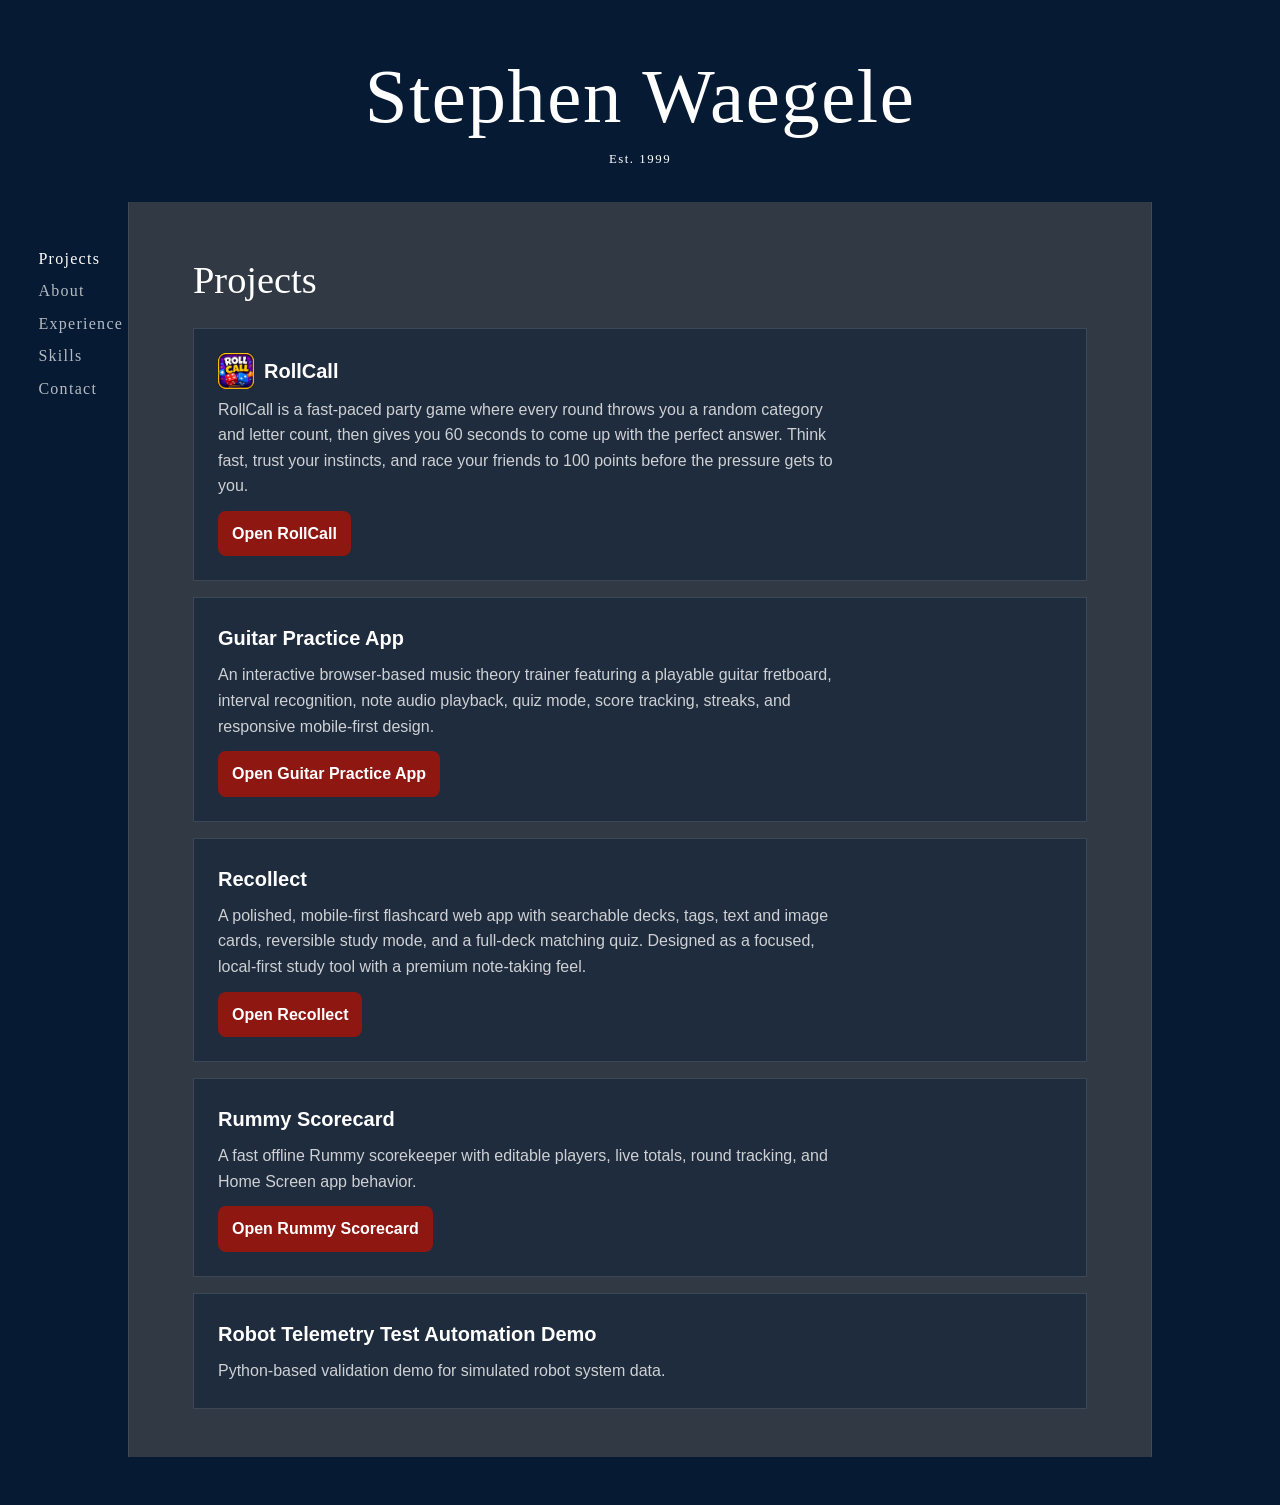
<file: index.html>
<!DOCTYPE html>
<html lang="en">
<head>
  <meta charset="UTF-8" />
  <meta name="viewport" content="width=device-width, initial-scale=1.0" />

  <title>Stephen Waegele | Systems Engineer</title>

  <meta name="theme-color" content="#071a33" />
  <meta name="apple-mobile-web-app-capable" content="yes" />
  <meta name="apple-mobile-web-app-status-bar-style" content="default" />
  <meta name="apple-mobile-web-app-title" content="Stephen Waegele" />

  <link rel="manifest" href="./manifest.json?v=3" />

  <link
    rel="apple-touch-icon"
    sizes="180x180"
    href="/apple-touch-icon.png?v=3"
  />

  <link
    rel="icon"
    type="image/png"
    href="/apple-touch-icon.png?v=3"
  />

  <link rel="stylesheet" href="style.css" />
  <script src="script.js" defer></script>
</head>

<body>
  <header>
    <h1>Stephen Waegele</h1>
    <p class="established">Est. 1999</p>
  </header>

  <div class="site-stage">
    <nav class="site-nav" aria-label="Site navigation">
      <button class="nav-button active" type="button" data-tab="projects">
        Projects
      </button>

      <button class="nav-button" type="button" data-tab="about">
        About
      </button>

      <button class="nav-button" type="button" data-tab="experience">
        Experience
      </button>

      <button class="nav-button" type="button" data-tab="skills">
        Skills
      </button>

      <button class="nav-button" type="button" data-tab="contact">
        Contact
      </button>
    </nav>

    <main>
      <section id="about" class="tab-panel">
        <h2>About</h2>

        <p>
          Systems engineering professional focused on requirements-based
          verification, test automation, quality systems, and technical
          problem solving.
        </p>
      </section>

      <section id="experience" class="tab-panel">
        <h2>Experience</h2>

        <article class="experience-card">
          <div class="experience-heading">
            <div>
              <h3>Quality Manager</h3>
              <p class="experience-company">
                Edlon Fluoropolymers | GMM Pfaudler Group
              </p>
            </div>
          </div>

          <p>
            Lead quality assurance and quality-system improvement initiatives for a
            custom fluoropolymer manufacturer supporting industrial, chemical,
            pharmaceutical, semiconductor, food and beverage, and aerospace work.
          </p>

          <ul>
            <li>
              Maintain and improve ISO 9001:2015 quality-system processes,
              including internal audits, corrective actions, and
              management-review metrics.
            </li>
            <li>
              Own nonconformance, root-cause, corrective-action, verification,
              and cost-of-quality workflows.
            </li>
            <li>
              Support manufacturing quality investigations, customer returns,
              inspection planning, testing, and documentation control.
            </li>
          </ul>
        </article>

        <article class="experience-card">
          <div class="experience-heading">
            <div>
              <h3>Renewals and Contracts Manager</h3>
              <p class="experience-company">
                EnergyCAP | July 2025 – March 2026
              </p>
            </div>
          </div>

          <p>
            Owned the renewal process for approximately 700 customers in a SaaS
            environment, combining contract analysis, Salesforce reporting,
            process design, and customer-facing coordination.
          </p>

          <ul>
            <li>
              Built reporting workflows to track renewal cohorts one to four
              months ahead.
            </li>
            <li>
              Expanded advance renewal outreach from roughly 20 days to
              120 days.
            </li>
            <li>
              Created a comprehensive standard operating procedure for the
              renewals function.
            </li>
          </ul>
        </article>
      </section>

      <section id="skills" class="tab-panel">
        <h2>Skills</h2>

        <div class="skills-group">
          <h3>Systems &amp; Quality Engineering</h3>

          <div class="skill-list">
            <span>Requirements Traceability</span>
            <span>Verification &amp; Validation</span>
            <span>Test Planning</span>
            <span>Root Cause Analysis</span>
            <span>Corrective Action</span>
            <span>ISO 9001:2015</span>
            <span>Internal Auditing</span>
            <span>Risk Management</span>
          </div>
        </div>

        <div class="skills-group">
          <h3>Automation &amp; Data</h3>

          <div class="skill-list">
            <span>Python</span>
            <span>Power Apps</span>
            <span>Power Automate</span>
            <span>Excel</span>
            <span>Microsoft Access</span>
            <span>Salesforce</span>
            <span>SharePoint</span>
            <span>Technical Documentation</span>
          </div>
        </div>

        <div class="skills-group">
          <h3>Manufacturing &amp; Operations</h3>

          <div class="skill-list">
            <span>Nonconformance Management</span>
            <span>Cost of Quality</span>
            <span>Supplier &amp; Customer Quality</span>
            <span>Inspection Planning</span>
            <span>Process Improvement</span>
          </div>
        </div>
      </section>

      <section id="projects" class="tab-panel active">
        <h2>Projects</h2>

        <div class="project-card">
          <div class="project-title">
            <img class="project-icon" src="RollCall/apple-touch-icon.png" alt="" />
            <h3>RollCall</h3>
          </div>

          <p>
            RollCall is a fast-paced party game where every round throws you a random 
            category and letter count, then gives you 60 seconds to come up with 
            the perfect answer. Think fast, trust your instincts, and race your friends to 
            100 points before the pressure gets to you. 
          </p>

          <a class="project-link" href="RollCall/">
            Open RollCall
          </a>
        </div>

        <div class="project-card">
          <h3>Guitar Practice App</h3>

          <p>
            An interactive browser-based music theory trainer featuring a playable
            guitar fretboard, interval recognition, note audio playback, quiz mode,
            score tracking, streaks, and responsive mobile-first design.
          </p>

          <a class="project-link" href="GuitarPracticeApp/">
            Open Guitar Practice App
          </a>
        </div>

        <div class="project-card">
          <h3>Recollect</h3>

          <p>
            A polished, mobile-first flashcard web app with searchable decks, tags,
            text and image cards, reversible study mode, and a full-deck matching quiz.
            Designed as a focused, local-first study tool with a premium note-taking feel.
          </p>

          <a class="project-link" href="recollect/">
            Open Recollect
          </a>
        </div>

        <div class="project-card">
          <h3>Rummy Scorecard</h3>

          <p>
            A fast offline Rummy scorekeeper with editable players, live totals,
            round tracking, and Home Screen app behavior.
          </p>

          <a class="project-link" href="rummy/">
            Open Rummy Scorecard
          </a>
        </div>

        <div class="project-card">
          <h3>Robot Telemetry Test Automation Demo</h3>

          <p>
            Python-based validation demo for simulated robot system data.
          </p>
        </div>
      </section>

      <section id="contact" class="tab-panel">
        <h2>Contact</h2>

        <p>
          Email:
          <a href="mailto:stephen.waegele@gmail.com">
            stephen.waegele@gmail.com
          </a>
        </p>

        <p>
          LinkedIn:
          <a
            href="https://www.linkedin.com/in/stephenwaegele"
            target="_blank"
            rel="noopener noreferrer"
          >
            linkedin.com/in/stephenwaegele
          </a>
        </p>
      </section>
    </main>
  </div>
</body>
</html>
</file>
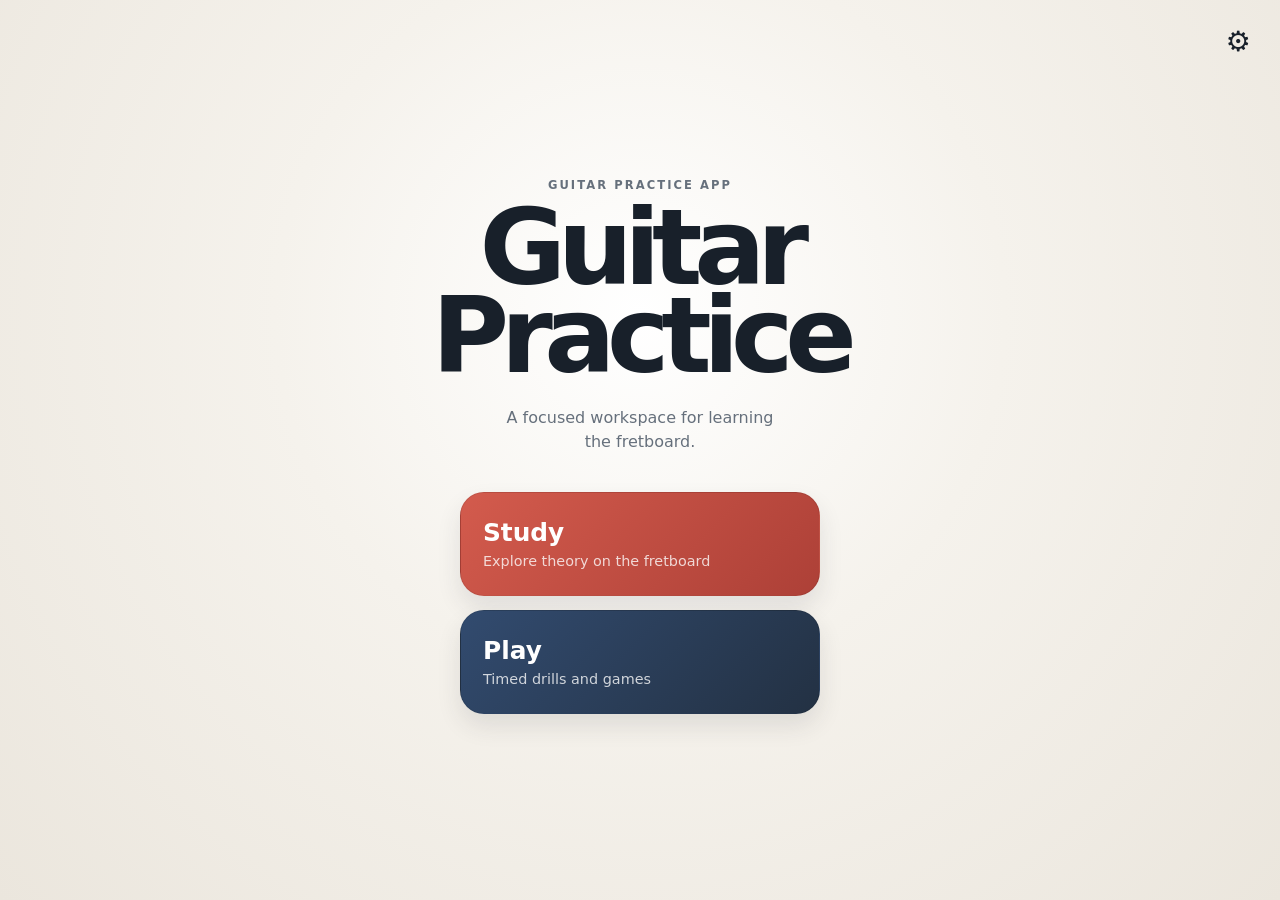
<file: GuitarPracticeApp/index.html>
<!doctype html>
<html lang="en">
<head>
  <meta charset="utf-8" />
  <meta name="viewport" content="width=device-width, initial-scale=1, viewport-fit=cover" />
  <meta name="theme-color" content="#f4f2ee" />
  <title>Guitar Practice App</title>
  <link rel="stylesheet" href="style.css" />
</head>
<body>
  <main class="app-shell">
    <section id="home-screen" class="screen home-screen active-screen" aria-label="Home">
      <button id="home-settings-button" class="icon-button home-settings" type="button" aria-label="Open settings">⚙</button>
      <div class="home-center">
        <p class="app-kicker">GUITAR PRACTICE APP</p>
        <h1>Guitar<br />Practice</h1>
        <p class="home-subtitle">A focused workspace for learning the fretboard.</p>
        <div class="home-actions">
          <button id="study-button" class="home-action-button study-action" type="button">
            <span>Study</span>
            <small>Explore theory on the fretboard</small>
          </button>
          <button id="play-button" class="home-action-button play-action" type="button">
            <span>Play</span>
            <small>Timed drills and games</small>
          </button>
        </div>
      </div>
    </section>

    <section id="study-screen" class="screen study-screen" aria-label="Study workspace">
      <header class="study-header">
        <button id="back-home-button" class="icon-button" type="button" aria-label="Back to home">‹</button>
        <div class="study-title-group">
  <h1 class="study-workspace-title">Study Workspace</h1>

  <div class="module-picker-wrap">
    <button id="module-picker-button" class="module-picker-button" type="button" aria-expanded="false">
      <span id="module-title">Intervals</span><span class="chevron">⌄</span>
    </button>

    <div id="module-menu" class="module-menu" hidden>
            <button type="button" data-module="Intervals">Intervals</button>
            <button type="button" data-module="Chords">Chords</button>
            <button type="button" data-module="Scales">Scales</button>
            <button type="button" data-module="Arpeggios">Arpeggios</button>
            <button type="button" data-module="Pitch Training">Pitch Training</button>
          </div>
        </div>
      </div>
        <button id="study-settings-button" class="icon-button" type="button" aria-label="Open study settings">⚙</button>
      </header>

      <section class="study-workspace">
        <div class="toolbar">
          <div class="fret-control">
            <span id="fret-label">Frets: 0–12</span>
            <div class="stepper" aria-label="Fret count controls">
              <button id="decrease-frets" type="button" aria-label="Decrease fret count">−</button>
              <button id="increase-frets" type="button" aria-label="Increase fret count">+</button>
            </div>
          </div>
          <div class="toolbar-icons" aria-label="Display controls">
            <button id="notes-toggle" class="tool-toggle" type="button" aria-pressed="false" title="Show note names">♪</button>
            <button id="interval-toggle" class="tool-toggle" type="button" aria-pressed="false" title="Show interval labels">IV</button>
            <button
              id="sound-toggle"
              class="tool-toggle active-toggle"
              type="button"
              aria-pressed="true"
              aria-label="Turn sound off"
              title="Sound on"
            >
              <svg class="sound-icon sound-icon-on" viewBox="0 0 24 24" aria-hidden="true">
                <path d="M4 10v4h4l5 4V6L8 10H4Z"></path>
                <path d="M16 9a4 4 0 0 1 0 6"></path>
                <path d="M19 6a8 8 0 0 1 0 12"></path>
              </svg>

              <svg class="sound-icon sound-icon-off" viewBox="0 0 24 24" aria-hidden="true">
                <path d="M4 10v4h4l5 4V6L8 10H4Z"></path>
                <path d="M16 9a4 4 0 0 1 0 6"></path>
                <path d="M3 3l18 18"></path>
              </svg>
            </button>
          </div>
        </div>

        <section class="results-panel" aria-live="polite">
          <div class="results-topline">
            <h2>Results</h2>
            <div class="mode-controls">
              <div class="mode-switch" role="group" aria-label="Study mode">
                <button class="mode-button active-mode" type="button" data-mode="explore">Explore</button>
                <button class="mode-button" type="button" data-mode="quiz">Quiz</button>
              </div>

              <div
                id="quiz-answer-mode-switch"
                class="quiz-answer-mode-switch"
                role="group"
                aria-label="Quiz answer mode"
              >
                <button
                  class="quiz-answer-mode-button"
                  type="button"
                  data-quiz-answer-mode="multiple-choice"
                >
                  MC
                </button>

                <button
                  class="quiz-answer-mode-button active-quiz-answer-mode"
                  type="button"
                  data-quiz-answer-mode="draw"
                >
                  Draw
                </button>
              </div>

              <div
                id="chord-explore-mode-switch"
                class="quiz-answer-mode-switch"
                role="group"
                aria-label="Chord explore mode"
                hidden
              >
                <button
                  class="quiz-answer-mode-button active-quiz-answer-mode"
                  type="button"
                  data-chord-explore-mode="build"
                >
                  Build
                </button>
                <button
                  class="quiz-answer-mode-button"
                  type="button"
                  data-chord-explore-mode="identify"
                >
                  Identify
                </button>
                            </div>
                          </div>
                        </div>

                        <div
                          id="chord-identify-actions"
                          class="chord-identify-actions"
                          hidden
                        >
                          <button
                            id="chord-identify-play-button"
                            class="chord-identify-play-button"
                            type="button"
                          >
                            Play
                          </button>

                          <button
                            id="chord-identify-clear-button"
                            class="chord-identify-clear-button"
                            type="button"
                          >
                            Clear
                          </button>
                        </div>
          <div id="result-content" class="result-content">
            <p id="result-text">Tap notes on the fretboard to begin.</p>
          </div>

          <div
            id="quiz-choice-grid"
            class="quiz-choice-grid"
            role="group"
            aria-label="Multiple choice interval answers"
            hidden
          ></div>

          <div id="quiz-controls" class="quiz-controls" hidden>
            <button id="quiz-begin-button" class="quiz-begin" type="button">Begin</button>
            <button id="quiz-analyze-button" class="quiz-analyze" type="button" hidden>Analyze</button>
            <span id="quiz-status">10 questions · 10 seconds</span>
          </div>

          <div id="chord-build-controls" class="chord-build-controls" hidden>
            <select id="chord-voicing-select" aria-label="Chord voicing"></select>

            <select
              id="chord-inversion-select"
              aria-label="Chord inversion"
              hidden
            ></select>

            <select
              id="chord-string-set-select"
              aria-label="Drop 2 string set"
              hidden
            ></select>

            <select id="chord-root-select" aria-label="Chord root"></select>
            <select id="chord-type-select" aria-label="Chord quality"></select>
            <select
              id="chord-extension-select"
              aria-label="Chord extension"
            ></select>

            <select id="chord-shape-select" aria-label="Chord CAGED shape"></select>
            <select id="chord-position-select" aria-label="Chord position"></select>

            <select
              id="chord-free-voicing-select"
              aria-label="Free Build voicing"
              hidden
            ></select>
          </div>
        </section>

        <section class="fretboard-section" aria-label="Interactive guitar fretboard">
          <div id="fretboard" class="fretboard"></div>
        </section>
      </section>
    </section>

    <section id="play-screen" class="screen placeholder-screen" aria-label="Play Studio">
      <header class="study-header">
        <button id="back-from-play-button" class="icon-button" type="button" aria-label="Back to home">‹</button>
        <h2>Play Studio</h2>
        <span class="header-spacer"></span>
      </header>
      <div class="placeholder-content">
        <p class="app-kicker">COMING NEXT</p>
        <h1>Play Studio</h1>
        <p>Timed drills, scores, streaks, and game modes will live here. The Study workspace is the active build.</p>
      </div>
    </section>
  </main>

  <div id="settings-overlay" class="overlay" hidden>
    <div class="settings-card" role="dialog" aria-modal="true" aria-labelledby="settings-title">
      <div class="settings-card-header">
        <h2 id="settings-title">Settings</h2>
        <button id="close-settings-button" class="icon-button" type="button" aria-label="Close settings">×</button>
      </div>
      <label class="settings-row">Default fret count
        <select id="settings-fret-select">
          <option value="12">12 frets</option>
          <option value="15">15 frets</option>
          <option value="18">18 frets</option>
          <option value="21">21 frets</option>
          <option value="24">24 frets</option>
        </select>
      </label>
      <label class="settings-row toggle-row">Sound
        <input id="settings-sound-checkbox" type="checkbox" checked />
      </label>
      <section class="settings-section quiz-settings-section" aria-labelledby="quiz-settings-title">
        <h3 id="quiz-settings-title" class="settings-section-title">Quiz Settings</h3>

        <label class="settings-row quiz-setting-row">
          Questions per quiz
          <input
            id="quiz-question-count"
            type="number"
            min="1"
            step="1"
            value="10"
            inputmode="numeric"
          />
        </label>

        <label class="settings-row quiz-setting-row">
          Question timer
          <select id="quiz-question-timer-select">
            <option value="3">3 seconds</option>
            <option value="5">5 seconds</option>
            <option value="10" selected>10 seconds</option>
            <option value="15">15 seconds</option>
            <option value="30">30 seconds</option>
            <option value="60">60 seconds</option>
          </select>
        </label>

        <label class="settings-row quiz-setting-row">
          Question reset timer
          <select id="quiz-review-delay-select">
            <option value="0">No delay</option>
            <option value="1">1 second</option>
            <option value="2">2 seconds</option>
            <option value="3" selected>3 seconds</option>
            <option value="5">5 seconds</option>
            <option value="10">10 seconds</option>
          </select>
        </label>
      </section>
      <button id="close-settings-done" class="done-button" type="button">Done</button>
    </div>
  </div>

  <script src="theory.js"></script>
  <script src="script.js"></script>
</body>
</html>
</file>
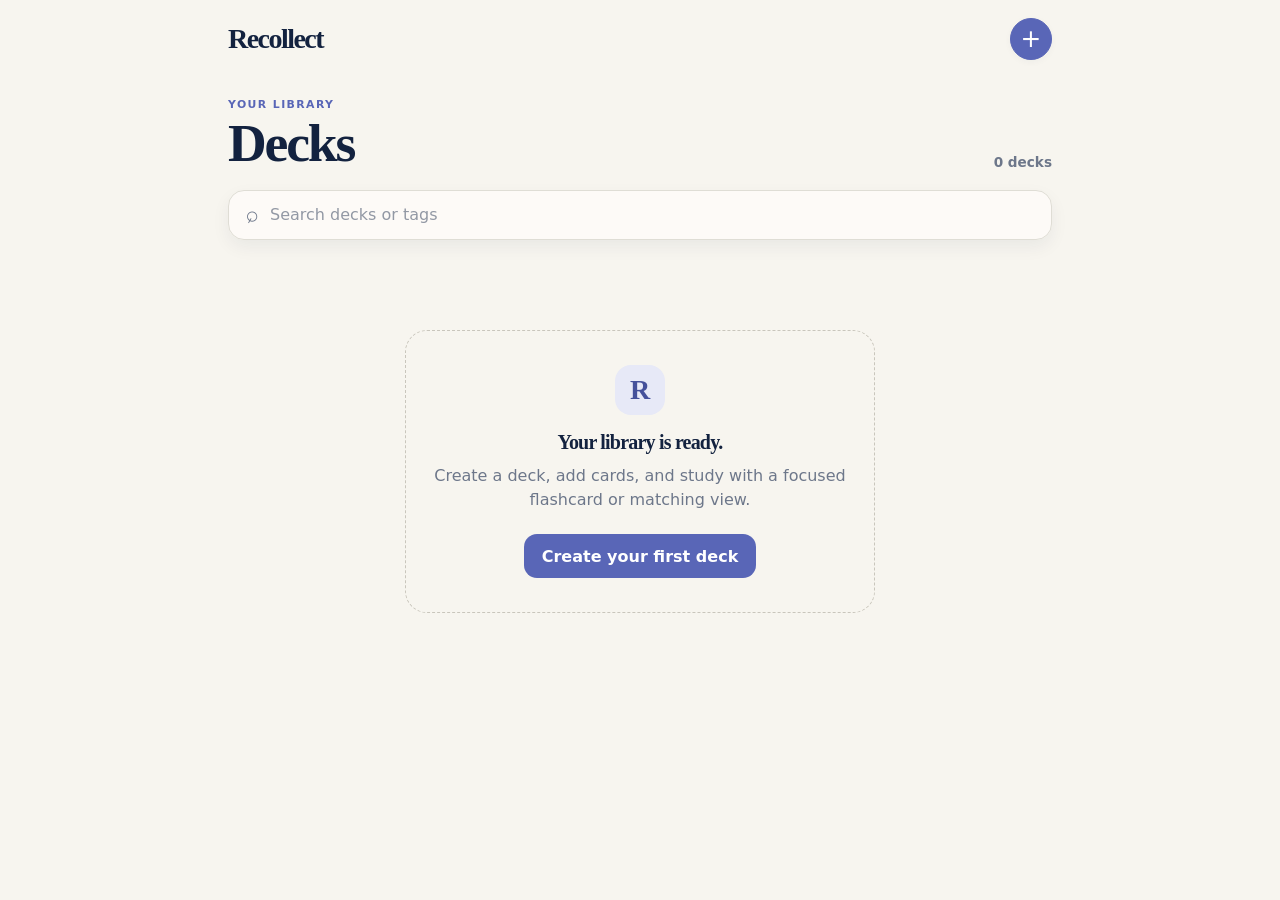
<file: recollect/index.html>
<!doctype html>
<html lang="en">
<head>
  <meta charset="utf-8" />
  <meta name="viewport" content="width=device-width, initial-scale=1, viewport-fit=cover" />
  <meta name="theme-color" content="#f7f5ef" />
  <meta name="apple-mobile-web-app-capable" content="yes" />
  <meta name="apple-mobile-web-app-status-bar-style" content="default" />
  <title>Recollect</title>
  <link rel="stylesheet" href="style.css" />
</head>
<body>
  <div class="app-shell">
    <header class="topbar">
      <button id="home-button" class="brand-button" type="button" aria-label="Return to decks">Recollect</button>
      <button id="new-deck-button" class="icon-button primary-icon" type="button" aria-label="Create a new deck">+</button>
    </header>

    <main>
      <section id="home-view" class="view active-view" aria-labelledby="home-heading">
        <div class="hero-row">
          <div>
            <p class="eyebrow">YOUR LIBRARY</p>
            <h1 id="home-heading">Decks</h1>
          </div>
          <span id="deck-total" class="deck-total">0 decks</span>
        </div>

        <label class="search-field" for="deck-search">
          <span class="search-icon" aria-hidden="true">⌕</span>
          <input id="deck-search" type="search" placeholder="Search decks or tags" autocomplete="off" />
        </label>

        <div id="deck-list" class="deck-list" aria-live="polite"></div>

        <div id="empty-library" class="empty-state hidden">
          <div class="empty-mark">R</div>
          <h2>Your library is ready.</h2>
          <p>Create a deck, add cards, and study with a focused flashcard or matching view.</p>
          <button id="empty-new-deck" class="button primary" type="button">Create your first deck</button>
        </div>
      </section>

      <section id="deck-view" class="view" aria-labelledby="deck-title">
        <button id="back-to-home" class="back-link" type="button">← All decks</button>
        <div class="deck-heading-row">
          <div>
            <p class="eyebrow">DECK</p>
            <h1 id="deck-title">Untitled deck</h1>
            <div id="deck-tags" class="tag-row"></div>
          </div>
          <button id="deck-menu-button" class="icon-button" type="button" aria-label="Deck options">•••</button>
        </div>

        <div class="deck-actions">
          <button id="study-deck-button" class="button primary" type="button">Study cards</button>
          <button id="matching-deck-button" class="button secondary" type="button">Matching</button>
        </div>

        <div class="section-row">
          <div>
            <p class="eyebrow">CARDS</p>
            <h2 id="card-count-label">0 cards</h2>
          </div>
          <button id="new-card-button" class="button compact" type="button">+ Add card</button>
        </div>

        <div id="card-list" class="card-list"></div>
        <div id="empty-deck" class="empty-state compact-empty hidden">
          <h2>Nothing here yet.</h2>
          <p>Add a card with text, an image, or both.</p>
        </div>
      </section>

      <section id="study-view" class="view" aria-labelledby="study-deck-name">
        <div class="mode-topbar">
          <button id="exit-study" class="back-link" type="button">← Deck</button>
          <span id="study-progress" class="progress-label">1 / 1</span>
        </div>
        <div class="study-heading">
          <p class="eyebrow">FLASHCARDS</p>
          <h1 id="study-deck-name">Deck</h1>
        </div>

        <div id="flashcard" class="flashcard" role="button" tabindex="0" aria-label="Flip card">
          <div class="flashcard-inner">
            <article class="flashcard-face flashcard-front">
              <p class="card-side-label" id="front-label">FRONT</p>
              <div id="flashcard-front-content" class="flashcard-content"></div>
              <p class="tap-hint">Tap to reveal</p>
            </article>
            <article class="flashcard-face flashcard-back">
              <p class="card-side-label" id="back-label">BACK</p>
              <div id="flashcard-back-content" class="flashcard-content"></div>
              <p class="tap-hint">Tap to return</p>
            </article>
          </div>
        </div>

        <div class="study-controls">
          <button id="previous-card" class="button secondary" type="button">Previous</button>
          <button id="next-card" class="button primary" type="button">Next</button>
        </div>
        <label class="direction-toggle" for="study-direction">
          <span>Study direction</span>
          <select id="study-direction">
            <option value="front-back">Front → back</option>
            <option value="back-front">Back → front</option>
          </select>
        </label>
      </section>

      <section id="matching-view" class="view" aria-labelledby="matching-deck-name">
        <div class="mode-topbar">
          <button id="exit-matching" class="back-link" type="button">← Deck</button>
          <span id="matching-progress" class="progress-label">0 matched</span>
        </div>
        <div class="study-heading">
          <p class="eyebrow">MATCHING</p>
          <h1 id="matching-deck-name">Deck</h1>
          <p class="mode-intro">Choose a prompt, then choose its match. The whole deck stays in play.</p>
        </div>
        <div id="matching-status" class="matching-status" aria-live="polite"></div>
        <div class="matching-layout">
          <section>
            <p class="matching-label">PROMPTS</p>
            <div id="matching-left" class="matching-column"></div>
          </section>
          <section>
            <p class="matching-label">MATCHES</p>
            <div id="matching-right" class="matching-column"></div>
          </section>
        </div>
      </section>
    </main>
  </div>

  <dialog id="deck-dialog" class="modal">
    <form id="deck-form" class="modal-card" method="dialog">
      <div class="modal-heading-row">
        <div>
          <p class="eyebrow">DECK</p>
          <h2 id="deck-dialog-title">New deck</h2>
        </div>
        <button class="icon-button close-dialog" type="button" data-close="deck-dialog" aria-label="Close">×</button>
      </div>
      <label class="field-label">Deck title
        <input id="deck-name-input" maxlength="80" required placeholder="e.g. Anatomy notes" />
      </label>
      <label class="field-label">Tags <span class="field-note">Separate with commas</span>
        <input id="deck-tags-input" maxlength="160" placeholder="e.g. school, science" />
      </label>
      <div class="modal-actions">
        <button class="button secondary" type="button" data-close="deck-dialog">Cancel</button>
        <button class="button primary" type="submit">Save deck</button>
      </div>
    </form>
  </dialog>

  <dialog id="card-dialog" class="modal">
    <form id="card-form" class="modal-card card-modal-card" method="dialog">
      <div class="modal-heading-row">
        <div>
          <p class="eyebrow">CARD</p>
          <h2 id="card-dialog-title">New card</h2>
        </div>
        <button class="icon-button close-dialog" type="button" data-close="card-dialog" aria-label="Close">×</button>
      </div>
      <p class="modal-copy">Each side can include text, an image, or both.</p>
      <div class="card-editor-grid">
        <section class="card-side-editor">
          <div class="editor-side-heading"><span>Front</span><button class="clear-side-button" type="button" data-clear-side="front">Clear</button></div>
          <textarea id="front-text-input" maxlength="1200" placeholder="Prompt or term"></textarea>
          <input id="front-image-input" class="file-input" type="file" accept="image/*" />
          <button class="image-picker-button" type="button" data-open-file="front-image-input">Add image</button>
          <div id="front-image-preview" class="image-preview hidden"></div>
        </section>
        <section class="card-side-editor">
          <div class="editor-side-heading"><span>Back</span><button class="clear-side-button" type="button" data-clear-side="back">Clear</button></div>
          <textarea id="back-text-input" maxlength="1200" placeholder="Answer or definition"></textarea>
          <input id="back-image-input" class="file-input" type="file" accept="image/*" />
          <button class="image-picker-button" type="button" data-open-file="back-image-input">Add image</button>
          <div id="back-image-preview" class="image-preview hidden"></div>
        </section>
      </div>
      <p id="card-form-error" class="form-error" aria-live="polite"></p>
      <div class="modal-actions">
        <button class="button secondary" type="button" data-close="card-dialog">Cancel</button>
        <button class="button primary" type="submit">Save card</button>
      </div>
    </form>
  </dialog>

  <dialog id="crop-dialog" class="modal">
    <form id="crop-form" class="modal-card crop-modal-card" method="dialog">
      <div class="modal-heading-row">
        <div>
          <p class="eyebrow">IMAGE</p>
          <h2>Square crop</h2>
        </div>
        <button class="icon-button close-dialog" type="button" data-close="crop-dialog" aria-label="Close">×</button>
      </div>
      <p class="modal-copy">Drag the image to position it. Use the slider to zoom.</p>
      <div id="crop-stage" class="crop-stage"><img id="crop-image" alt="Crop preview" /></div>
      <label class="crop-range-label" for="crop-zoom">Zoom
        <input id="crop-zoom" type="range" min="1" max="3" step="0.01" value="1" />
      </label>
      <div class="modal-actions">
        <button class="button secondary" type="button" data-close="crop-dialog">Cancel</button>
        <button class="button primary" type="submit">Use image</button>
      </div>
    </form>
  </dialog>

  <dialog id="confirm-dialog" class="modal">
    <form id="confirm-form" class="modal-card small-modal-card" method="dialog">
      <p class="eyebrow">CONFIRM</p>
      <h2 id="confirm-title">Delete item?</h2>
      <p id="confirm-copy" class="modal-copy"></p>
      <div class="modal-actions">
        <button class="button secondary" type="button" data-close="confirm-dialog">Cancel</button>
        <button id="confirm-action" class="button danger" type="submit">Delete</button>
      </div>
    </form>
  </dialog>

  <template id="deck-template">
    <article class="deck-item">
      <button class="deck-open-button" type="button">
        <span class="deck-item-main">
          <span class="deck-item-title"></span>
          <span class="deck-item-meta"></span>
          <span class="deck-item-tags tag-row"></span>
        </span>
        <span class="deck-chevron">›</span>
      </button>
    </article>
  </template>

  <script src="script.js"></script>
</body>
</html>
</file>
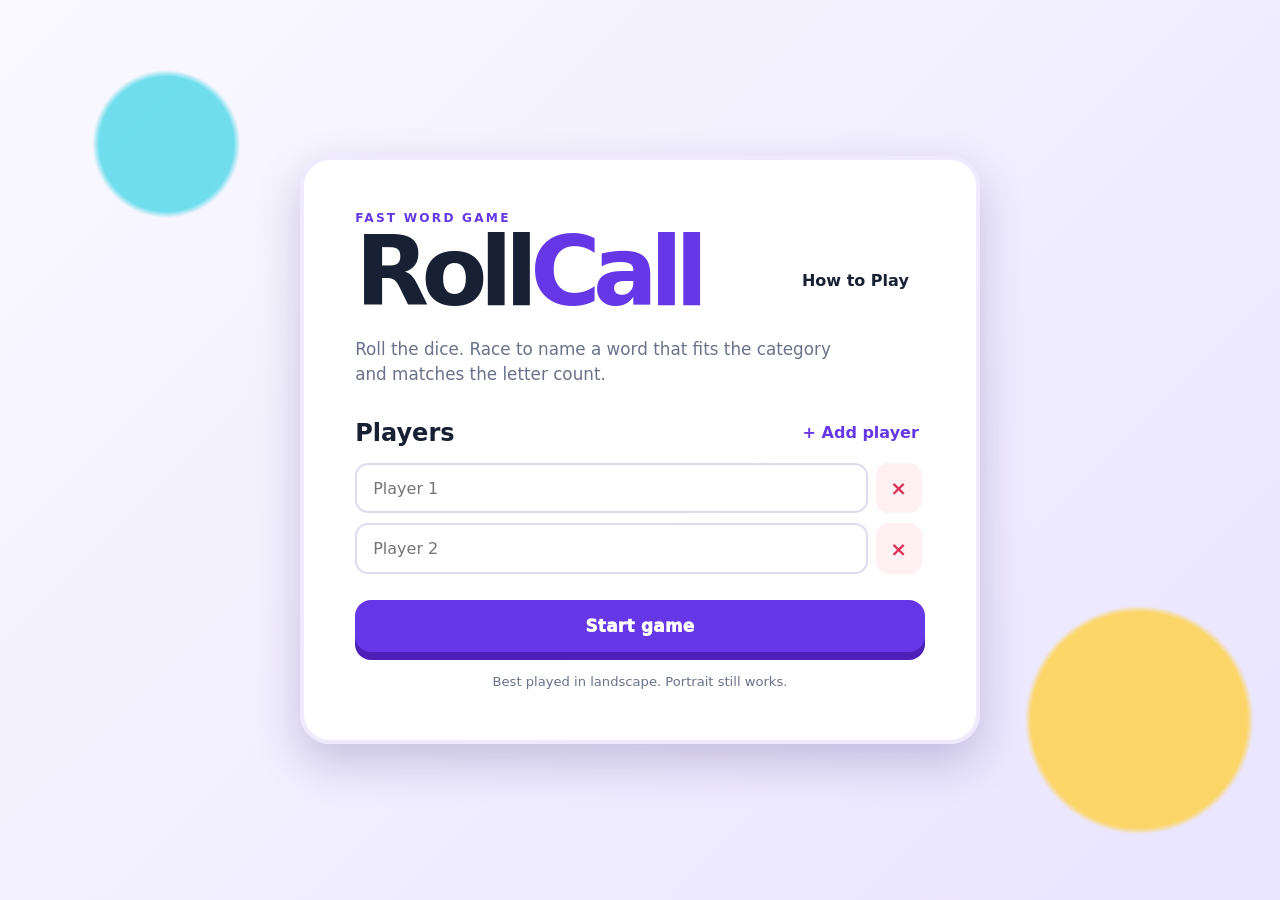
<file: RollCall/index.html>
<!doctype html>
<html lang="en">
<head>
  <meta charset="utf-8" />
  <meta
    name="viewport"
    content="width=device-width, initial-scale=1, viewport-fit=cover"
  />

  <title>RollCall</title>

  <meta name="theme-color" content="#6537e6" />
  <meta name="apple-mobile-web-app-capable" content="yes" />
  <meta name="apple-mobile-web-app-status-bar-style" content="default" />
  <meta name="apple-mobile-web-app-title" content="RollCall" />

  <link rel="apple-touch-icon" sizes="180x180" href="apple-touch-icon.png?v=1" />
  <link rel="icon" type="image/png" href="apple-touch-icon.png?v=1" />

  <link rel="stylesheet" href="style.css" />
</head>

<body>
  <main class="app-shell">
    <section id="new-game-screen" class="screen new-game-screen">
      <div class="new-game-card">
        <p class="eyebrow">FAST WORD GAME</p>
        <div class="title-row">
          <h1>Roll<span>Call</span></h1>

          <button
            id="how-to-play-new-game-button"
            class="text-button subtle-button"
            type="button"
          >
            How to Play
          </button>
        </div>

        <p class="intro">
          Roll the dice. Race to name a word that fits the category and matches
          the letter count.
        </p>

        <div class="player-entry-header">
          <h2>Players</h2>

          <button
            id="add-player-button"
            class="text-button"
            type="button"
          >
            + Add player
          </button>
        </div>

        <div
          id="new-game-player-list"
          class="name-list"
          aria-live="polite"
        ></div>

        <button
          id="start-game-button"
          class="primary-button start-button"
          type="button"
        >
          Start game
        </button>

        <p class="orientation-note">
          Best played in landscape. Portrait still works.
        </p>
      </div>
    </section>

    <section
      id="game-screen"
      class="screen game-screen hidden"
      aria-live="polite"
    >
      <div class="game-background-shape shape-one"></div>
      <div class="game-background-shape shape-two"></div>

      <header class="game-topbar">
        <div id="dice-summary" class="dice-summary" aria-label="Dice total">
          <div
            id="mini-die-one"
            class="mini-die"
            aria-hidden="true"
          ></div>

          <div
            id="mini-die-two"
            class="mini-die"
            aria-hidden="true"
          ></div>

          <div class="total-badge">
            <span>Total</span>
            <strong id="dice-total">—</strong>
          </div>
        </div>

        <button
          id="round-action"
          class="timer-button"
          type="button"
          disabled
        >
          60
        </button>

        <button
          id="settings-button"
          class="icon-button"
          type="button"
          aria-label="Open settings"
        >
          ⚙
        </button>
      </header>

      <section class="round-stage" aria-label="Current round">
        <div id="rolling-dice" class="rolling-dice" aria-label="Rolling dice">
          <div id="big-die-one" class="die big-die"></div>
          <div id="big-die-two" class="die big-die"></div>
        </div>

        <p id="round-status" class="round-status">Get ready...</p>

        <h2 id="category-display" class="category-display">
          ROLLCALL
        </h2>
      </section>

      <footer
        id="players-bar"
        class="players-bar"
        aria-label="Select round winner"
      ></footer>
    </section>

    <section id="winner-screen" class="screen winner-screen hidden">
      <div class="winner-card">
        <p class="eyebrow">GAME OVER</p>
        <p class="winner-label">Winner</p>

        <h1 id="winner-name">Player</h1>

        <p id="winner-score" class="winner-score">100 points</p>

        <button
          id="play-again-button"
          class="primary-button"
          type="button"
        >
          Play again
        </button>
      </div>
    </section>
  </main>

  <dialog id="settings-dialog" class="settings-dialog">
    <form method="dialog" class="settings-card">
      <div class="settings-heading">
        <div>
          <p class="eyebrow">GAME CONTROLS</p>
          <h2>Settings</h2>
        </div>

        <button
          id="close-settings-button"
          class="icon-button dark-icon"
          type="submit"
          aria-label="Close settings"
        >
          ×
        </button>
      </div>

      <label class="timer-setting">
        Round timer

        <select id="timer-duration-select">
          <option value="30">30 seconds</option>
          <option value="45">45 seconds</option>
          <option value="60" selected>60 seconds</option>
          <option value="90">90 seconds</option>
          <option value="120">120 seconds</option>
        </select>
      </label>

      <div class="settings-actions">
        <button id="settings-how-to-play-button" class="text-button" type="button">How to Play</button>
        <button id="settings-change-winner-button" class="text-button" type="button">Change Round Winner</button>
        <button id="settings-dice-stats-button" class="text-button" type="button">Dice Statistics</button>
      </div>

      <div class="settings-player-header">
        <h3>Players</h3>

        <button
          id="settings-add-player-button"
          class="text-button purple"
          type="button"
        >
          + Add player
        </button>
      </div>

      <div
        id="settings-player-list"
        class="name-list settings-list"
      ></div>

      <button
        id="save-settings-button"
        class="primary-button"
        type="submit"
      >
        Save settings
      </button>
    </form>
  </dialog>

  <dialog id="how-to-play-dialog" class="dialog-modal">
    <form method="dialog" class="dialog-card">
      <div class="dialog-heading">
        <div>
          <p class="eyebrow">HOW TO PLAY</p>
          <h2>How to Play</h2>
        </div>

        <button
          class="icon-button dark-icon"
          type="submit"
          aria-label="Close how to play"
        >
          ×
        </button>
      </div>

      <div class="dialog-content">
        <p>🎲 Roll the dice to reveal a category and letter count.</p>
        <p>🏃 Race to shout a word that fits the category and contains exactly that many letters. You only get one guess per round, so make it count!</p>
        <p>⭐ Win the round to earn points equal to the dice total.</p>
        <p>🧠 Doubles trigger special memory rounds and increase the point multiplier. Consecutive doubles can lead to huge point swings!</p>
        <p>🏆 First player to 100 points wins!</p>
      </div>
    </form>
  </dialog>

  <dialog id="change-round-winner-dialog" class="dialog-modal">
    <form class="dialog-card">
      <div class="dialog-heading">
        <div>
          <p class="eyebrow">MODIFY ROUND</p>
          <h2>Change Round Winner</h2>
        </div>

        <button
          class="icon-button dark-icon"
          type="button"
          aria-label="Close change round winner"
          data-close-dialog
        >
          ×
        </button>
      </div>

      <div id="change-winner-content" class="dialog-content"></div>

      <div class="dialog-actions">
        <button id="change-winner-save-button" class="primary-button" type="button">Save</button>
        <button class="text-button" type="button" data-close-dialog>Cancel</button>
      </div>
    </form>
  </dialog>

  <dialog id="dice-stats-dialog" class="dialog-modal">
    <form method="dialog" class="dialog-card">
      <div class="dialog-heading">
        <div>
          <p class="eyebrow">DIAGNOSTICS</p>
          <h2>Dice Statistics</h2>
        </div>

        <button
          class="icon-button dark-icon"
          type="submit"
          aria-label="Close dice statistics"
        >
          ×
        </button>
      </div>

      <div class="dialog-content stats-grid">
        <div class="stat-row"><span>Total Rolls</span><strong id="stat-total-rolls">0</strong></div>
        <div class="stat-row"><span>Total Doubles</span><strong id="stat-total-doubles">0</strong></div>
        <div class="stat-row"><span>Consecutive Doubles</span><strong id="stat-consecutive-doubles">0</strong></div>
        <div class="stat-row"><span>Longest Doubles Streak</span><strong id="stat-longest-doubles-streak">0</strong></div>
        <div class="stat-row"><span>Double 1s</span><strong id="stat-double-1s">0</strong></div>
        <div class="stat-row"><span>Double 2s</span><strong id="stat-double-2s">0</strong></div>
        <div class="stat-row"><span>Double 3s</span><strong id="stat-double-3s">0</strong></div>
        <div class="stat-row"><span>Double 4s</span><strong id="stat-double-4s">0</strong></div>
        <div class="stat-row"><span>Double 5s</span><strong id="stat-double-5s">0</strong></div>
        <div class="stat-row"><span>Double 6s</span><strong id="stat-double-6s">0</strong></div>
        <div class="stat-row"><span>Expected Doubles %</span><strong id="stat-expected-doubles">16.7%</strong></div>
        <div class="stat-row"><span>Actual Doubles %</span><strong id="stat-actual-doubles">0.0%</strong></div>
      </div>
    </form>
  </dialog>

  <script src="script.js"></script>
</body>
</html>
</file>
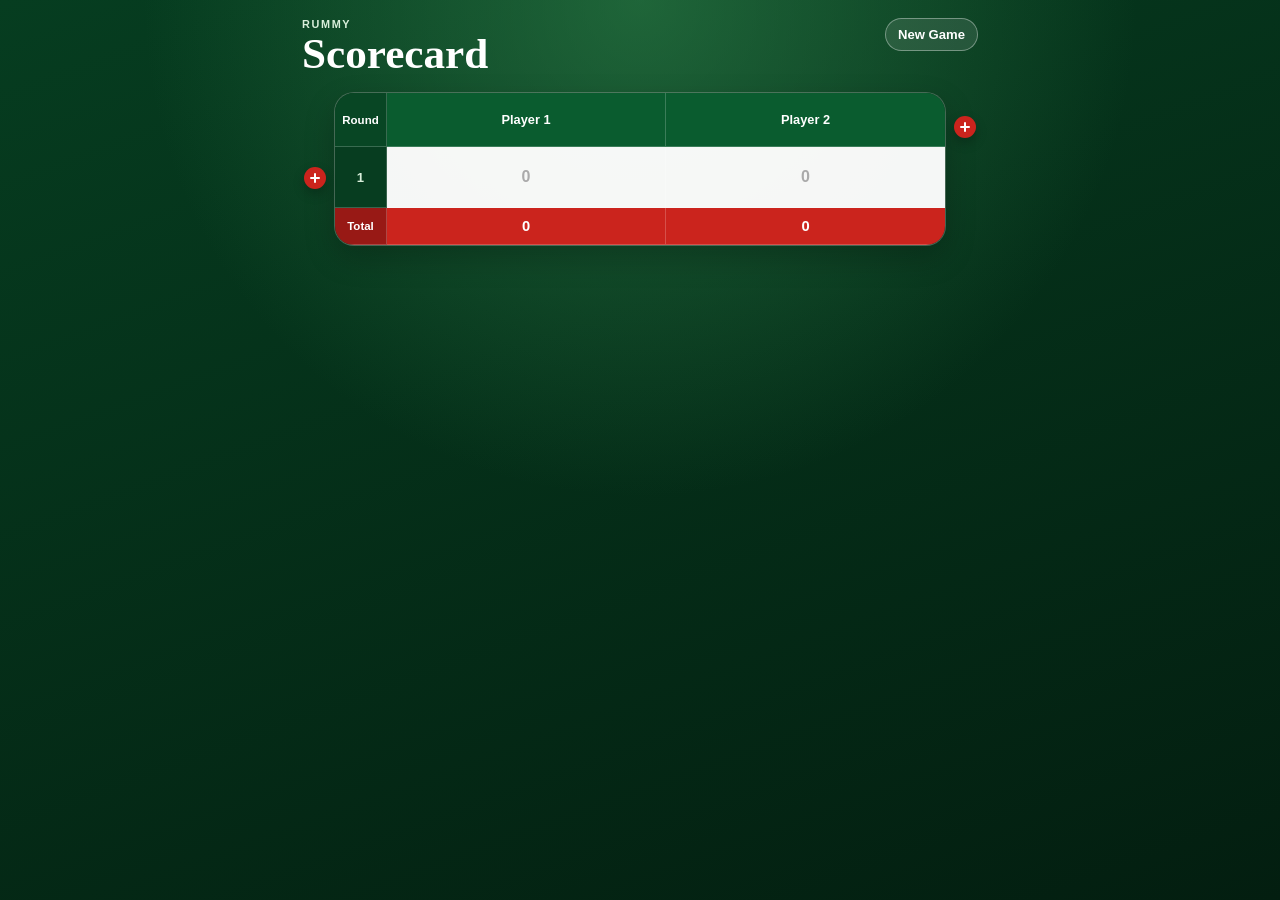
<file: rummy/index.html>
<!DOCTYPE html>
<html lang="en">
<head>
  <meta charset="UTF-8" />
  <meta
    name="viewport"
    content="width=device-width, initial-scale=1, viewport-fit=cover"
  />

  <title>Rummy Scorecard</title>

  <meta name="theme-color" content="#0a5c2f" />
  <meta name="apple-mobile-web-app-capable" content="yes" />
  <meta name="apple-mobile-web-app-status-bar-style" content="black-translucent" />
  <meta name="apple-mobile-web-app-title" content="Rummy" />

  <link rel="manifest" href="./manifest.json" />
  <link rel="apple-touch-icon" href="./apple-touch-icon.png" />
  <link rel="icon" type="image/png" href="./apple-touch-icon.png" />

  <link rel="stylesheet" href="./rummy.css" />
</head>

<body>
  <main class="app-shell">
    <header class="app-header">
      <div>
        <p class="eyebrow">RUMMY</p>
        <h1>Scorecard</h1>
      </div>

      <button id="newGameButton" class="new-game-button" type="button">
        New Game
      </button>
    </header>

    <section class="score-screen">
      <div id="scoreWorkspace" class="score-workspace">
        <button
          id="addPlayerButton"
          class="side-add-button add-player-button"
          type="button"
          aria-label="Add player"
          title="Add player"
        >
          +
        </button>

        <button
          id="addRoundButton"
          class="side-add-button add-round-button"
          type="button"
          aria-label="Add round"
          title="Add round"
        >
          +
        </button>

        <div id="tableScroller" class="table-scroller">
          <table
            id="scoreTable"
            class="score-table"
            aria-label="Rummy scorecard"
          ></table>
        </div>
      </div>
    </section>
  </main>

  <div id="actionModal" class="action-modal hidden" role="dialog" aria-modal="true">
    <div class="action-modal-backdrop" data-close-modal></div>

    <section class="action-dialog" aria-labelledby="actionModalTitle">
      <p id="actionModalType" class="action-modal-type"></p>
      <h2 id="actionModalTitle">Manage</h2>

      <button id="renameActionButton" class="action-button" type="button">
        Rename
      </button>

      <button id="deleteActionButton" class="action-button delete-action" type="button">
        Delete
      </button>

      <button id="cancelActionButton" class="action-button cancel-action" type="button">
        Cancel
      </button>
    </section>
  </div>

  <script src="./rummy.js"></script>
</body>
</html>
</file>
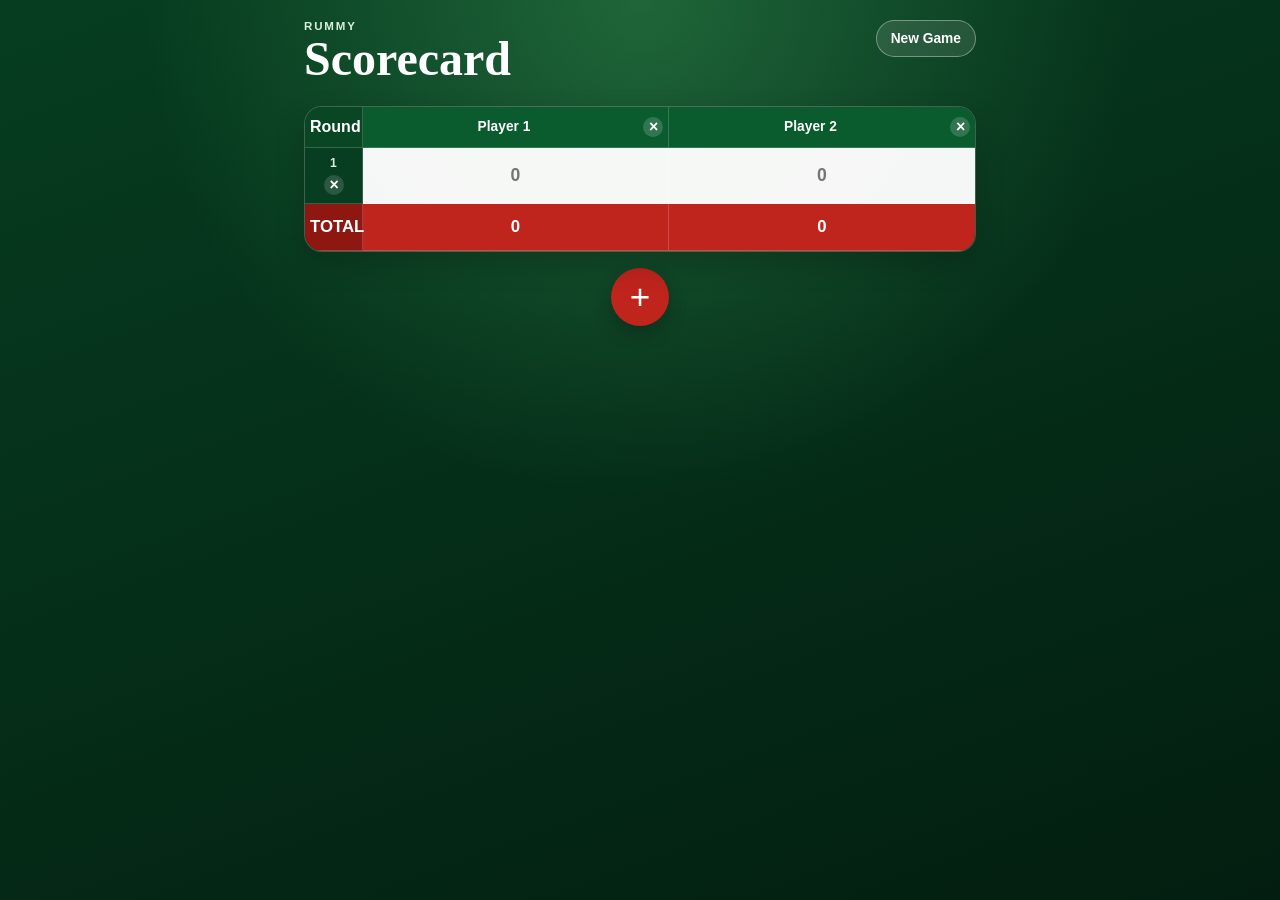
<file: RummyScorekeeperApp/index.html>
<!DOCTYPE html>
<html lang="en">
<head>
  <meta charset="UTF-8" />
  <meta name="viewport" content="width=device-width, initial-scale=1, viewport-fit=cover" />

  <title>Rummy Scorecard</title>

  <meta name="theme-color" content="#0a5c2f" />
  <meta name="apple-mobile-web-app-capable" content="yes" />
  <meta name="apple-mobile-web-app-status-bar-style" content="black-translucent" />
  <meta name="apple-mobile-web-app-title" content="Rummy" />

  <link rel="manifest" href="manifest.json" />
  <link rel="apple-touch-icon" href="icons/rummy-icon-1024.png" />
  <link rel="stylesheet" href="rummy.css" />
</head>

<body>
  <main class="app-shell">
    <header class="app-header">
      <div>
        <p class="eyebrow">RUMMY</p>
        <h1>Scorecard</h1>
      </div>

      <button id="newGameButton" class="new-game-button" type="button">
        New Game
      </button>
    </header>

    <section id="setupScreen" class="setup-screen">
      <div class="setup-card">
        <div class="setup-heading">
          <div>
            <p class="section-kicker">PLAYER SETUP</p>
            <h2>Add your players</h2>
          </div>

          <button
            id="addPlayerSetupButton"
            class="icon-button add-player-button"
            type="button"
            aria-label="Add player"
            title="Add player"
          >
            +
          </button>
        </div>

        <div id="setupPlayersGrid" class="setup-players-grid"></div>

        <button id="applyPlayersButton" class="apply-button" type="button">
          Apply Players
        </button>
      </div>
    </section>

    <section id="scoreScreen" class="score-screen hidden">
      <div id="tableScroller" class="table-scroller">
        <table id="scoreTable" class="score-table" aria-label="Rummy scorecard"></table>
      </div>

      <button
        id="addRoundButton"
        class="add-round-button"
        type="button"
        aria-label="Add round"
        title="Add round"
      >
        +
      </button>
    </section>
  </main>

  <script src="rummy.js"></script>
</body>
</html>
</file>
<file: style.css>
* {
  box-sizing: border-box;
  margin: 0;
  padding: 0;
}

html {
  font-size: 16px;
}

body {
  min-height: 100vh;
  font-family: Arial, Helvetica, sans-serif;
  background: #071a33;
  color: white;
  line-height: 1.6;
}

header {
  width: 100%;
  padding: 2.25rem 1.5rem;
  text-align: center;
  background: #071a33;
}

header h1 {
  color: white;
  font-family: "Times New Roman", Times, serif;
  font-size: clamp(2.5rem, 6vw, 5rem);
  font-weight: 400;
  letter-spacing: 0.02em;
}

header .established {
  margin-top: -0.35rem;
  color: white;
  font-family: "Times New Roman", Times, serif;
  font-size: 0.8rem;
  letter-spacing: 0.12em;
  line-height: 1;
}

.site-stage {
  position: relative;
  width: 100%;
  background: #071a33;
}

.site-nav {
  position: absolute;
  top: 3rem;
  left: clamp(1rem, 3vw, 3rem);
  z-index: 2;
  display: flex;
  flex-direction: column;
  gap: 0.9rem;
}

.nav-button {
  padding: 0;
  border: 0;
  background: transparent;
  color: rgba(255, 255, 255, 0.7);
  cursor: pointer;
  font-family: "Times New Roman", Times, serif;
  font-size: 1rem;
  letter-spacing: 0.08em;
  text-align: left;
  transition: color 0.2s ease, opacity 0.2s ease;
}

.nav-button:hover {
  color: white;
}

.nav-button.active {
  color: white;
}

main {
  width: min(80vw, 1100px);
  margin: 0 auto 3rem;
  padding: 3rem clamp(1.5rem, 5vw, 5rem);
  background: rgba(59, 65, 73, 0.82);
  border-left: 1px solid rgba(255, 255, 255, 0.08);
  border-right: 1px solid rgba(255, 255, 255, 0.08);
}

.tab-panel {
  display: none;
  min-height: 100%;
}

.tab-panel.active {
  display: block;
}

section h2 {
  margin-bottom: 1rem;
  color: white;
  font-family: "Times New Roman", Times, serif;
  font-size: clamp(1.8rem, 3vw, 2.5rem);
  font-weight: 400;
}

section p {
  max-width: 70ch;
  color: rgba(255, 255, 255, 0.84);
}

.experience-card,
.skills-group {
  width: 100%;
  margin-top: 1rem;
  padding: 1.5rem;
  background: rgba(7, 26, 51, 0.42);
  border: 1px solid rgba(255, 255, 255, 0.13);
}

.experience-card h3,
.skills-group h3 {
  margin-bottom: 0.25rem;
  color: white;
  font-size: 1.25rem;
}

.experience-company {
  margin-bottom: 1rem;
  color: rgba(255, 255, 255, 0.68);
  font-size: 0.95rem;
}

.experience-card ul {
  max-width: 75ch;
  margin: 1rem 0 0 1.2rem;
  color: rgba(255, 255, 255, 0.78);
}

.experience-card li + li {
  margin-top: 0.5rem;
}

.skill-list {
  display: flex;
  flex-wrap: wrap;
  gap: 0.65rem;
  margin-top: 1rem;
}

.skill-list span {
  padding: 0.4rem 0.65rem;
  border: 1px solid rgba(255, 255, 255, 0.18);
  border-radius: 999px;
  color: rgba(255, 255, 255, 0.86);
  font-size: 0.92rem;
}

.project-card {
  width: 100%;
  margin-top: 1rem;
  padding: 1.5rem;
  background: rgba(7, 26, 51, 0.42);
  border: 1px solid rgba(255, 255, 255, 0.13);
}

.project-card h3 {
  margin-bottom: 0.5rem;
  color: white;
  font-size: 1.25rem;
}

.project-title {
  display: flex;
  align-items: center;
  gap: 0.625rem;
  margin-bottom: 0.5rem;
}

.project-title h3 {
  margin-bottom: 0;
}

.project-icon {
  width: 36px;
  height: 36px;
  object-fit: cover;
  border-radius: 6px;
}

.project-card p {
  color: rgba(255, 255, 255, 0.78);
}

.project-link {
  display: inline-block;
  margin-top: 12px;
  padding: 10px 14px;
  border-radius: 8px;
  background: #8f1712;
  color: #ffffff;
  font-weight: 700;
  text-decoration: none;
  transition: background 0.2s ease, transform 0.2s ease;
}

.project-link:hover {
  background: #b32119;
}

.project-link:active {
  transform: scale(0.97);
}

@media (max-width: 700px) {
  .site-stage {
    display: flex;
    flex-direction: column;
  }

  .site-nav {
    position: static;
    display: flex;
    flex-direction: row;
    justify-content: center;
    gap: 1.5rem;
    padding: 1rem;
  }

  .nav-button {
    text-align: center;
  }

  main {
    width: calc(100% - 2rem);
    min-height: 70vh;
    margin-bottom: 1rem;
    padding: 2rem 1.5rem;
  }
}
</file>
<file: GuitarPracticeApp/style.css>
:root { --ink:#18202a; --muted:#66707c; --paper:#f4f2ee; --panel:#ffffff; --line:#d8d4ce; --red:#d9584c; --blue:#4f657a; --dark:#26313d; }
* { box-sizing:border-box; }
html, body { margin:0; min-height:100%; background:var(--paper); color:var(--ink); font-family: ui-rounded, "SF Pro Rounded", "Avenir Next", system-ui, sans-serif; }
button, select { font:inherit; }
button { cursor:pointer; }
.app-shell { min-height:100svh; }
.screen { min-height:100svh; display:none; }
.active-screen { display:block; }
.home-screen { position:relative; padding:calc(20px + env(safe-area-inset-top)) 24px calc(28px + env(safe-area-inset-bottom)); background:radial-gradient(circle at 50% 35%, #fff 0, #f5f2ec 42%, #ebe6dd 100%); }
.home-settings { position:absolute; top:calc(20px + env(safe-area-inset-top)); right:20px; }
.home-center { min-height:calc(100svh - 48px); max-width:520px; margin:0 auto; display:flex; flex-direction:column; justify-content:center; align-items:center; text-align:center; }
.app-kicker { margin:0 0 12px; font-size:.72rem; letter-spacing:.18em; color:var(--muted); font-weight:800; }
.home-center h1, .placeholder-content h1 { margin:0; font-size:clamp(3.9rem,14vw,6.6rem); line-height:.83; letter-spacing:-.08em; font-weight:800; }
.home-subtitle { max-width:280px; color:var(--muted); line-height:1.5; margin:26px 0 38px; }
.home-actions { width:min(100%, 360px); display:grid; gap:14px; }
.home-action-button { min-height:104px; text-align:left; padding:20px 22px; border:1px solid rgba(0,0,0,.08); border-radius:24px; color:white; box-shadow:0 12px 24px rgba(43,46,55,.11); transition:transform .16s ease, box-shadow .16s ease; }
.home-action-button:active { transform:translateY(2px) scale(.99); }
.home-action-button span { font-weight:800; font-size:1.55rem; display:block; margin-bottom:4px; }
.home-action-button small { opacity:.78; font-size:.9rem; }
.play-action { background:linear-gradient(135deg,#324b6f,#233143); }
.study-action { background:linear-gradient(135deg,#d35b4d,#ad4037); }
.icon-button { appearance:none; border:0; background:transparent; color:var(--ink); width:44px; height:44px; border-radius:14px; display:grid; place-items:center; font-size:1.75rem; line-height:1; }
.icon-button:hover { background:rgba(23,31,40,.07); }
.study-screen { padding:calc(8px + env(safe-area-inset-top)) 10px calc(8px + env(safe-area-inset-bottom)); }
.study-header { max-width:1200px; margin:0 auto 8px; min-height:52px; display:grid; grid-template-columns:44px 1fr 44px; align-items:center; position:relative; }
.study-header > h2 { margin:0; text-align:center; font-size:1.1rem; }
.header-spacer { width:44px; }
.module-picker-wrap { justify-self:center; position:relative; }
.module-picker-button { border:0; background:transparent; color:var(--ink); padding:10px 14px; border-radius:14px; font-size:1.14rem; font-weight:800; }
.module-picker-button:hover { background:rgba(23,31,40,.07); }
.chevron { margin-left:7px; font-size:.85em; color:var(--muted); }
.module-menu { z-index:5; width:210px; position:absolute; top:46px; left:50%; transform:translateX(-50%); padding:7px; background:#fff; border:1px solid var(--line); border-radius:16px; box-shadow:0 18px 42px rgba(35,42,53,.18); }
.module-menu button { width:100%; border:0; background:transparent; text-align:left; padding:11px 12px; border-radius:10px; color:var(--ink); }
.module-menu button:hover { background:#f1eee9; }
.study-workspace { max-width:1200px; margin:0 auto; background:rgba(255,255,255,.58); border:1px solid rgba(86,86,86,.11); border-radius:20px; padding:12px; box-shadow:0 10px 30px rgba(75,61,46,.07); }
.toolbar { display:flex; justify-content:space-between; gap:12px; align-items:center; padding:2px 4px 12px; }
.fret-control { display:flex; align-items:center; gap:12px; font-size:.8rem; color:var(--muted); font-weight:750; }
.stepper { overflow:hidden; display:flex; background:#fff; border:1px solid var(--line); border-radius:10px; }
.stepper button { width:31px; height:28px; border:0; background:#fff; color:var(--ink); font-weight:800; }
.stepper button + button { border-left:1px solid var(--line); }
.toolbar-icons { display:flex; gap:7px; }
.tool-toggle { width:31px; height:29px; border:1px solid transparent; border-radius:9px; background:transparent; color:#9aa0a8; font-weight:800; }
.tool-toggle.active-toggle { color:var(--ink); background:#fff; border-color:var(--line); }
.results-panel {
  position: relative;
  background: rgba(255,255,255,.82);
  border: 1px solid var(--line);
  border-radius: 15px;
  padding: 10px 12px;
}

.results-topline {
  display: flex;
  align-items: flex-start;
  justify-content: space-between;
  gap: 12px;
}
.results-panel h2 {
  margin: -3px 0 0;
  font-size: .82rem;
  letter-spacing: .02em;
  align-self: flex-start;
}
.mode-switch { display:flex; background:#ebe8e3; border-radius:10px; padding:3px; }
.mode-button { border:0; background:transparent; border-radius:7px; padding:6px 11px; font-size:.76rem; color:var(--muted); font-weight:750; }
.active-mode { color:var(--ink); background:#fff; box-shadow:0 1px 3px rgba(0,0,0,.12); }
.result-content {
  min-height: 72px;
  padding-top: 3px;
}

.result-content p {
  margin: 0;
  font-size: .93rem;
  color: var(--muted);
}

.result-strong {
  color: var(--ink) !important;
  font-weight: 700;
}

.identified-chord-name,
.identified-chord-notes,
.identified-chord-intervals {
  display: block;
}

.identified-chord-name {
  color: var(--ink);
  font-size: 1.18rem;
  font-weight: 850;
  letter-spacing: -.025em;
  line-height: 1.08;
  margin-bottom: 6px;
}

.identified-chord-notes {
  color: var(--ink);
  font-size: .88rem;
  font-weight: 800;
  line-height: 1.25;
}

.identified-chord-intervals {
  color: var(--muted);
  font-size: .82rem;
  font-weight: 750;
  line-height: 1.25;
  margin-top: 2px;
}
.quiz-controls { padding-top:8px; display:flex; align-items:center; gap:10px; }
.chord-build-controls {
  grid-template-columns: max-content max-content max-content;
  gap: 8px;
  padding-top: 8px;
}

.control-stepper[data-stepper-for="chord-voicing-select"],
.control-stepper[data-stepper-for="chord-inversion-select"],
.control-stepper[data-stepper-for="chord-string-set-select"],
.control-stepper[data-stepper-for="chord-shape-select"],
.control-stepper[data-stepper-for="chord-position-select"] {
  grid-row: 1;
}

.control-stepper[data-stepper-for="chord-root-select"],
.control-stepper[data-stepper-for="chord-type-select"],
.control-stepper[data-stepper-for="chord-extension-select"] {
  grid-row: 2;
}


.chord-build-controls select { border:1px solid var(--line); border-radius:8px; padding:7px 8px; background:white; color:var(--ink); }
.quiz-begin, .done-button { border:0; color:white; background:var(--dark); padding:8px 13px; border-radius:10px; font-weight:800; }
#quiz-status { color:var(--muted); font-size:.8rem; }
/* =========================
   FRETBOARD GEOMETRY
   One grid. One coordinate system.
   ========================= */

.fretboard-section {
  padding-top: 16px;
  overflow: hidden;
}

.fretboard {
  --fret-count: 13;
  --fretted-count: 12;
  --string-row-height: 44px;
  --label-column-width: 46px;
  --open-string-width: 38px;

  position: relative;
  display: grid;
  grid-template-columns:
    var(--label-column-width)
    var(--open-string-width)
    repeat(var(--fretted-count), minmax(0, 1fr));

  width: 100%;
  overflow: hidden;

  background:
    linear-gradient(
      90deg,
      #765333 0%,
      #896440 48%,
      #704d30 100%
    );

  border-radius: 6px;
  box-shadow:
    inset 0 1px 0 rgba(255,255,255,.08),
    inset 0 -8px 18px rgba(35,20,9,.18);
}

/* String labels sit outside the wooden neck. */
.string-label {
  height: var(--string-row-height);
  display: flex;
  align-items: center;
  justify-content: center;
  gap: 5px;

  background: var(--paper);
  color: var(--muted);

  font-size: .78rem;
  font-weight: 800;

  position: relative;
  z-index: 4;
}

.string-label-text {
  line-height: 1;
}

.mute-toggle {
  width: 18px;
  height: 18px;
  border: 1px solid var(--line);
  border-radius: 50%;
  background: white;
  color: var(--ink);
  display: grid;
  place-items: center;
  padding: 0;
  font-size: .62rem;
  line-height: 1;
}

.mute-toggle[aria-pressed="true"] {
  background: var(--red);
  border-color: var(--red);
  color: white;
}

/* Each fret cell owns its own right-side fret wire. */
.fret-cell {
  position: relative;
  height: var(--string-row-height);

  border: 0;
  border-right: 1px solid rgba(39, 26, 16, .34);

  background: transparent;
  padding: 0;
  min-width: 0;

  isolation: isolate;
}

/* Horizontal guitar string. */
.fret-cell::before {
  content: "";
  position: absolute;

  left: 0;
  right: 0;
  top: 50%;

  height: 2px;
  transform: translateY(-50%);

  background: linear-gradient(
    180deg,
    rgba(255,255,255,.46),
    rgba(35,23,14,.32)
  );

  box-shadow: 0 1px 0 rgba(255,255,255,.08);
  pointer-events: none;
  z-index: 1;
}

/* Nut immediately after the open-string position. */
/* The nut is thicker and darker than normal fret wire. */
/* Fret 0 is the open-string lane before the nut. */
.fret-cell[data-fret="0"] {
  border-right: 0;
  background: rgba(255,255,255,.035);
  box-shadow: none;
}

.fret-cell[data-fret="0"]::after {
  content: "";
  position: absolute;

  top: 0;
  right: -4px;
  bottom: 0;

  width: 8px;

  background: linear-gradient(
    90deg,
    #1e1813 0%,
    #4a3b2f 38%,
    #b6aa99 55%,
    #2b211b 100%
  );

  box-shadow:
    2px 0 5px rgba(0,0,0,.48),
    inset 1px 0 0 rgba(255,255,255,.22);

  pointer-events: none;
  z-index: 4;
}

/* Small metallic highlight on each fret wire. */
/* Physical metal fret wire at the right edge of every playable fret. */
.fret-cell:not([data-fret="0"])::after {
  content: "";
  position: absolute;

  top: 0;
  right: -2px;
  bottom: 0;

  width: 4px;

  background: linear-gradient(
    90deg,
    rgba(41, 28, 18, .50) 0%,
    rgba(205, 194, 176, .72) 38%,
    rgba(255, 249, 237, .82) 52%,
    rgba(76, 57, 40, .58) 100%
  );

  box-shadow:
    1px 0 2px rgba(0,0,0,.35),
    inset 1px 0 0 rgba(255,255,255,.24);

  pointer-events: none;
  z-index: 3;
}

/* Selected note markers. */
.note-dot {
  opacity: 0;

  position: absolute;
  left: 50%;
  top: 50%;

  width: 0;
  height: 0;

  transform: translate(-50%, -50%);
  border-radius: 999px;

  display: grid;
  place-items: center;

  color: transparent;
  background: transparent;

  font-size: clamp(.48rem, 1.5vw, .72rem);
  font-weight: 800;

  z-index: 5;
  pointer-events: none;

  transition:
    opacity .16s ease,
    width .16s ease,
    height .16s ease;
}

.note-dot.root,
.note-dot.target {
  opacity: 1;

  width: clamp(26px, 52%, 38px);
  height: clamp(26px, 52%, 38px);

  color: white;
  border: 2px solid rgba(255,255,255,.34);
  border-radius: 50%;

  box-shadow:
    0 3px 8px rgba(0,0,0,.30),
    inset 0 1px 0 rgba(255,255,255,.24);
}

.note-dot.root {
  background: var(--red);
}

.note-dot.target {
  background: #1d2b3a;
  border-color: rgba(188, 196, 205, .72);
}

/* Inlay dots will be inserted inside fret cells by JavaScript. */
.fret-inlay {
  position: absolute;
  left: 50%;

  width: clamp(8px, 18%, 13px);
  aspect-ratio: 1;

  transform: translateX(-50%);
  border-radius: 50%;

  background: rgba(245, 235, 219, .78);

  box-shadow:
    0 1px 2px rgba(0,0,0,.28),
    inset 0 1px 0 rgba(255,255,255,.32);

  z-index: 3;
  pointer-events: none;
}

.fret-inlay.single,
.fret-inlay.double-top,
.fret-inlay.double-bottom {
  top: 0;
  transform: translate(-50%, -50%);
}

@media (min-width: 760px) {
  .fretboard {
    --string-row-height: 48px;
    --label-column-width: 50px;
  }
}.placeholder-screen { padding:calc(8px + env(safe-area-inset-top)) 18px; }
.placeholder-content { min-height:70svh; max-width:540px; margin:auto; display:flex; flex-direction:column; justify-content:center; text-align:center; }
.placeholder-content p:last-child { max-width:420px; margin:25px auto 0; color:var(--muted); line-height:1.55; }
.overlay { z-index:10; position:fixed; inset:0; padding:20px; display:grid; place-items:center; background:rgba(22,27,33,.31); backdrop-filter:blur(4px); }
.settings-card { width:min(100%,390px); background:#fff; padding:18px; border-radius:20px; box-shadow:0 25px 65px rgba(0,0,0,.22); }
.settings-card-header { display:flex; align-items:center; justify-content:space-between; margin-bottom:16px; }
.settings-card h2 { margin:0; font-size:1.2rem; }
.settings-row { display:flex; justify-content:space-between; align-items:center; padding:14px 0; border-top:1px solid #ece8e2; color:var(--ink); font-size:.92rem; }
.settings-row select { border:1px solid var(--line); border-radius:8px; padding:7px; background:white; }
.toggle-row input { width:18px; height:18px; }
.done-button { width:100%; margin-top:12px; padding:12px; }
@media (min-width: 760px) {
  .study-workspace {
    padding: 16px;
  }
}

/* Keep dialogs hidden until JavaScript explicitly opens them. */

#chord-explore-mode-switch:not([hidden]) {
  display: flex;
  padding: 2px;
  background: #ebe8e3;
  border-radius: 8px;
}

#chord-explore-mode-switch .quiz-answer-mode-button {
  border: 0;
  border-radius: 6px;
  padding: 4px 8px;
  background: transparent;
  color: var(--muted);
  font-size: .66rem;
  font-weight: 800;
  line-height: 1;
}

#chord-explore-mode-switch
  .quiz-answer-mode-button.active-quiz-answer-mode {
  background: #fff;
  color: var(--ink);
  box-shadow: 0 1px 3px rgba(0,0,0,.12);
}

.chord-build-controls:not([hidden]) {
  display: grid;
  gap: 8px;
  margin-top: 10px;
}

.control-stepper {
  display: flex;
  align-items: stretch;
  min-width: 0;
}

.control-stepper[hidden] {
  display: none;
}

.control-stepper select {
  min-width: 0;
  border-radius: 0 !important;
  border-left: 0;
  border-right: 0;
}

.control-stepper-button {
  width: 28px;
  min-width: 28px;
  border: 1px solid var(--line);
  background: #fff;
  color: var(--ink);
  font-size: 1.1rem;
  font-weight: 800;
  line-height: 1;
  padding: 0;
}

.control-stepper-button:first-child {
  border-radius: 9px 0 0 9px;
}

.control-stepper-button:last-child {
  border-radius: 0 9px 9px 0;
}

.control-stepper-button:active:not(:disabled) {
  transform: translateY(1px);
  background: #f1eee9;
}

.control-stepper-button:disabled {
  cursor: default;
  color: #c1c4c8;
  background: #f7f6f3;
}

.control-stepper select,
.quiz-analyze {
  border: 1px solid var(--line);
  border-radius: 9px;
  padding: 8px 10px;
  background: #fff;
  color: var(--ink);
  font-size: .82rem;
  font-weight: 750;
}

.quiz-analyze {
  border: 0;
  color: white;
  background: var(--dark);
  font-weight: 800;
}

.chord-identify-actions {
  position: absolute;
  right: 8px;
  bottom: 8px;

  display: flex;
  align-items: center;
  gap: 6px;
}

.chord-identify-play-button,
.chord-identify-clear-button {
  border-radius: 8px;
  padding: 5px 9px;
  font-size: .72rem;
  font-weight: 850;
  line-height: 1;
}

.chord-identify-play-button {
  border: 1px solid rgba(133, 113, 185, .38);
  background: #e9e2f6;
  color: #69578f;
}

.chord-identify-clear-button {
  border: 1px solid rgba(202, 101, 91, .38);
  background: #f5ddda;
  color: #a44840;
}

.chord-identify-clear-button:active {
  transform: translateY(1px);
  background: #efcfca;
}

.overlay[hidden] { display: none !important; }

/* Two-line labels inside selected note circles. */
.note-dot {
  flex-direction: column;
  gap: 0;
  line-height: 1;
  text-align: center;
}

.note-dot-note,
.note-dot-interval {
  display: block;
  width: 100%;
  font-weight: 800;
  pointer-events: none;
}

.note-dot-note {
  font-size: clamp(.46rem, 1.2vw, .65rem);
  margin-bottom: 2px;
}

.note-dot-interval {
  font-size: clamp(.42rem, 1.05vw, .57rem);
  opacity: .86;
}

/* Quiz prompt details under the main question. */
.quiz-timer,
.quiz-feedback {
  display: inline-block;
  margin-left: 10px;
  font-size: .83rem;
  color: var(--muted);
}

.quiz-feedback {
  font-weight: 800;
  color: var(--ink);
}

.quiz-begin.quiz-stop {
  background: var(--red);
  box-shadow:
    inset 0 1px 0 rgba(255,255,255,.18),
    0 3px 8px rgba(125,38,31,.22);
}

.study-title-group {
  justify-self: center;
  display: flex;
  flex-direction: column;
  align-items: center;
  gap: 0;
}

.study-workspace-title {
  margin: 0;
  font-size: 1.15rem;
  font-weight: 850;
  letter-spacing: -.03em;
  line-height: 1.05;
}

.study-title-group .module-picker-button {
  padding: 2px 10px 7px;
  font-size: .82rem;
  font-weight: 750;
  color: var(--muted);
}

.study-title-group .chevron {
  font-size: .8em;
}

/* Quiz controls only exist visually while Quiz mode is active. */
.study-workspace:not(.quiz-mode) #quiz-controls {
  display: none !important;
}

.sound-icon {
  width: 18px;
  height: 18px;
  fill: none;
  stroke: currentColor;
  stroke-width: 2.2;
  stroke-linecap: round;
  stroke-linejoin: round;
  pointer-events: none;
}

.sound-icon-off {
  display: none;
}

.sound-muted {
  color: #a6abb3;
  opacity: .72;
}

.sound-muted .sound-icon-on {
  display: none;
}

.sound-muted .sound-icon-off {
  display: block;
}

/* Sound control stays flat when enabled. */
#sound-toggle.active-toggle {
  background: transparent;
  border-color: transparent;
  box-shadow: none;
}

/* Keep the muted state visibly subdued. */
#sound-toggle.sound-muted {
  color: #a6abb3;
  opacity: .72;
}

/* Keep the interval icon visually light and clean. */
#interval-toggle {
  font-family: Arial, Helvetica, sans-serif;
  font-size: .92rem;
  font-weight: 400;
  letter-spacing: -.04em;
}

.quiz-begin {
  background: #2f9a5f;
  box-shadow:
    inset 0 1px 0 rgba(255,255,255,.18),
    0 3px 8px rgba(30,105,63,.22);
}

/* Quiz-only answer format selector. */
.mode-controls {
  position: absolute;
  top: 10px;
  right: 12px;

  display: flex;
  flex-direction: column;
  align-items: flex-end;
  gap: 5px;
}

.quiz-answer-mode-switch {
  display: none;
  padding: 2px;
  background: #ebe8e3;
  border-radius: 8px;
}

.study-workspace.quiz-mode .quiz-answer-mode-switch {
  display: flex;
}

.quiz-answer-mode-button {
  border: 0;
  border-radius: 6px;
  padding: 4px 8px;
  background: transparent;
  color: var(--muted);
  font-size: .66rem;
  font-weight: 800;
  line-height: 1;
}

.quiz-answer-mode-button.active-quiz-answer-mode {
  background: #fff;
  color: var(--ink);
  box-shadow: 0 1px 3px rgba(0,0,0,.12);
}

/* Settings-modal section divider. */
.settings-section {
  margin-top: 14px;
  padding-top: 14px;
  border-top: 2px solid var(--line);
}

.settings-section-title {
  margin: 0 0 4px;
  color: var(--muted);
  font-size: .72rem;
  font-weight: 850;
  letter-spacing: .08em;
  text-transform: uppercase;
}

.quiz-setting-row {
  border-top: 0;
  padding-bottom: 0;
}

#quiz-question-count {
  width: 76px;
  border: 1px solid var(--line);
  border-radius: 8px;
  padding: 7px 8px;
  background: white;
  color: var(--ink);
  text-align: right;
}

#chord-explore-mode-switch .quiz-answer-mode-button.active-quiz-answer-mode {
  background: #fff;
  color: var(--ink);
  box-shadow: 0 1px 3px rgba(0,0,0,.12);
}

.quiz-choice-grid {
  display: grid;
  grid-template-columns: repeat(2, minmax(0, 1fr));
  gap: 8px;
  margin-top: 10px;
}

.quiz-choice-button {
  border: 1px solid var(--line);
  border-radius: 9px;
  padding: 9px 10px;
  background: #fff;
  color: var(--ink);
  font-size: .82rem;
  font-weight: 800;
}

.quiz-choice-button:active {
  transform: translateY(1px);
}

.quiz-choice-button:disabled {
  cursor: default;
  opacity: .58;
}
</file>
<file: recollect/style.css>
:root {
  --canvas: #f7f5ef;
  --surface: #fffdfa;
  --surface-soft: #f0eee8;
  --ink: #13223f;
  --ink-muted: #6d778a;
  --indigo: #5966b7;
  --indigo-deep: #45519b;
  --indigo-soft: #e7e9f7;
  --mint: #cfeadf;
  --mint-ink: #2c6d57;
  --line: #dfddd5;
  --danger: #b64d58;
  --shadow: 0 16px 34px rgba(24, 39, 73, 0.08);
  --shadow-subtle: 0 7px 18px rgba(24, 39, 73, 0.06);
  --radius: 22px;
  --radius-small: 14px;
}

* { box-sizing: border-box; }
html { min-height: 100%; background: var(--canvas); }
body { min-height: 100vh; margin: 0; background: var(--canvas); color: var(--ink); font-family: Inter, ui-sans-serif, system-ui, -apple-system, BlinkMacSystemFont, "Segoe UI", sans-serif; }
button, input, textarea, select { font: inherit; }
button { cursor: pointer; }
button:focus-visible, input:focus-visible, textarea:focus-visible, select:focus-visible { outline: 3px solid rgba(89, 102, 183, 0.28); outline-offset: 2px; }

.app-shell { width: min(100%, 860px); min-height: 100vh; margin: 0 auto; padding: 0 18px 46px; }
.topbar { display: flex; align-items: center; justify-content: space-between; min-height: 78px; }
.brand-button { border: 0; padding: 0; background: transparent; color: var(--ink); font-family: Georgia, "Times New Roman", serif; font-size: 1.75rem; font-weight: 700; letter-spacing: -0.055em; }
.icon-button { width: 42px; height: 42px; border: 1px solid var(--line); border-radius: 50%; background: var(--surface); color: var(--ink); box-shadow: 0 2px 7px rgba(24, 39, 73, 0.04); font-size: 1.15rem; line-height: 1; }
.primary-icon { border-color: var(--indigo); background: var(--indigo); color: white; font-size: 1.55rem; }

.view { display: none; animation: reveal 180ms ease-out; }
.active-view { display: block; }
@keyframes reveal { from { opacity: 0; transform: translateY(5px); } to { opacity: 1; transform: translateY(0); } }
.hero-row, .deck-heading-row, .section-row, .mode-topbar, .modal-heading-row, .editor-side-heading { display: flex; align-items: center; justify-content: space-between; gap: 14px; }
.hero-row { align-items: flex-end; margin: 20px 0 20px; }
.eyebrow { margin: 0 0 6px; color: var(--indigo); font-size: 0.68rem; font-weight: 800; letter-spacing: 0.13em; }
h1, h2 { margin: 0; font-family: Georgia, "Times New Roman", serif; letter-spacing: -0.04em; }
h1 { font-size: clamp(2.25rem, 8vw, 3.35rem); line-height: 0.98; }
h2 { font-size: 1.25rem; }
.deck-total, .progress-label { color: var(--ink-muted); font-size: 0.85rem; font-weight: 700; white-space: nowrap; }

.search-field { display: flex; align-items: center; gap: 10px; width: 100%; min-height: 50px; padding: 0 16px; border: 1px solid var(--line); border-radius: 16px; background: rgba(255, 253, 250, 0.74); box-shadow: var(--shadow-subtle); }
.search-icon { font-size: 1.38rem; color: var(--ink-muted); transform: rotate(-15deg); }
.search-field input { width: 100%; border: 0; outline: none; background: transparent; color: var(--ink); }
.search-field input::placeholder { color: #9298a4; }

.deck-list { display: grid; gap: 12px; margin-top: 22px; }
.deck-item { border: 1px solid var(--line); border-radius: var(--radius-small); overflow: hidden; background: var(--surface); box-shadow: var(--shadow-subtle); }
.deck-open-button { display: flex; align-items: center; justify-content: space-between; width: 100%; padding: 17px; border: 0; background: transparent; color: inherit; text-align: left; }
.deck-open-button:hover { background: #fbfaf6; }
.deck-item-main { display: grid; gap: 5px; min-width: 0; }
.deck-item-title { overflow: hidden; font-family: Georgia, "Times New Roman", serif; font-size: 1.33rem; font-weight: 700; letter-spacing: -0.03em; text-overflow: ellipsis; white-space: nowrap; }
.deck-item-meta { color: var(--ink-muted); font-size: 0.84rem; }
.deck-chevron { color: var(--indigo); font-size: 2rem; font-weight: 300; }
.tag-row { display: flex; flex-wrap: wrap; gap: 6px; }
.tag { display: inline-flex; align-items: center; min-height: 22px; padding: 3px 8px; border-radius: 999px; background: var(--mint); color: var(--mint-ink); font-size: 0.7rem; font-weight: 800; }

.empty-state { max-width: 470px; margin: 68px auto 0; padding: 34px 22px; border: 1px dashed #c9c6bc; border-radius: var(--radius); color: var(--ink-muted); text-align: center; }
.empty-state h2 { color: var(--ink); }
.empty-state p { margin: 10px 0 21px; line-height: 1.55; }
.empty-mark { display: grid; width: 50px; height: 50px; margin: 0 auto 16px; place-items: center; border-radius: 16px; background: var(--indigo-soft); color: var(--indigo-deep); font-family: Georgia, "Times New Roman", serif; font-size: 1.75rem; font-weight: 700; }
.compact-empty { margin-top: 28px; }
.hidden { display: none !important; }

.button { min-height: 44px; padding: 0 17px; border: 1px solid transparent; border-radius: 13px; font-weight: 800; transition: transform 140ms ease, background-color 140ms ease; }
.button:hover { transform: translateY(-1px); }
.primary { background: var(--indigo); color: white; }
.primary:hover { background: var(--indigo-deep); }
.secondary { border-color: var(--line); background: var(--surface); color: var(--ink); }
.compact { min-height: 38px; padding: 0 12px; border-color: var(--indigo-soft); background: var(--indigo-soft); color: var(--indigo-deep); }
.danger { background: var(--danger); color: white; }

.back-link { padding: 8px 0; border: 0; background: transparent; color: var(--indigo-deep); font-size: 0.9rem; font-weight: 800; }
.deck-heading-row { align-items: flex-start; margin: 16px 0 20px; }
.deck-heading-row h1 { margin-bottom: 10px; font-size: clamp(2.1rem, 7vw, 3rem); }
.deck-actions { display: grid; grid-template-columns: 1fr 1fr; gap: 10px; margin: 18px 0 34px; }
.section-row { align-items: flex-end; margin-bottom: 14px; }
.section-row h2 { font-size: 1.4rem; }
.card-list { display: grid; gap: 10px; }
.card-list-item { display: flex; gap: 12px; align-items: center; padding: 10px; border: 1px solid var(--line); border-radius: var(--radius-small); background: var(--surface); box-shadow: var(--shadow-subtle); }
.card-thumb { display: grid; flex: 0 0 58px; width: 58px; height: 58px; place-items: center; overflow: hidden; border-radius: 12px; background: var(--surface-soft); color: var(--ink-muted); font-family: Georgia, "Times New Roman", serif; font-size: 1.2rem; }
.card-thumb img { width: 100%; height: 100%; object-fit: cover; }
.card-list-copy { flex: 1; min-width: 0; }
.card-list-copy strong, .card-list-copy span { display: block; overflow: hidden; text-overflow: ellipsis; white-space: nowrap; }
.card-list-copy strong { color: var(--ink); font-size: 0.9rem; }
.card-list-copy span { margin-top: 4px; color: var(--ink-muted); font-size: 0.78rem; }
.card-more-button { width: 38px; height: 38px; border: 0; border-radius: 10px; background: transparent; color: var(--ink-muted); }
.card-more-button:hover { background: var(--surface-soft); }

.mode-topbar { margin-top: 6px; }
.study-heading { margin: 20px 0 18px; }
.study-heading h1 { font-size: clamp(1.95rem, 7vw, 2.75rem); }
.mode-intro { max-width: 560px; margin: 10px 0 0; color: var(--ink-muted); line-height: 1.5; }
.flashcard { min-height: min(61vh, 540px); perspective: 1200px; outline: none; }
.flashcard-inner { position: relative; width: 100%; min-height: inherit; transition: transform 380ms cubic-bezier(.2,.8,.2,1); transform-style: preserve-3d; }
.flashcard.is-flipped .flashcard-inner { transform: rotateY(180deg); }
.flashcard-face { position: absolute; inset: 0; display: flex; flex-direction: column; padding: 26px; border: 1px solid var(--line); border-radius: 27px; background: var(--surface); box-shadow: var(--shadow); backface-visibility: hidden; }
.flashcard-back { transform: rotateY(180deg); background: #fbfbff; }
.card-side-label { margin: 0; color: var(--indigo); font-size: 0.67rem; font-weight: 800; letter-spacing: 0.13em; }
.flashcard-content { display: grid; flex: 1; gap: 17px; place-content: center; overflow: auto; padding: 14px 0; text-align: center; }
.flashcard-text { margin: 0; font-family: Georgia, "Times New Roman", serif; font-size: clamp(1.55rem, 6vw, 2.65rem); line-height: 1.18; letter-spacing: -0.035em; white-space: pre-wrap; }
.flashcard-image { width: min(100%, 360px); aspect-ratio: 1; margin: 0 auto; object-fit: cover; border-radius: 19px; box-shadow: 0 8px 20px rgba(24,39,73,.1); }
.tap-hint { margin: 0; color: var(--ink-muted); font-size: 0.76rem; text-align: center; }
.study-controls { display: grid; grid-template-columns: 1fr 1fr; gap: 10px; margin: 16px 0; }
.direction-toggle { display: flex; align-items: center; justify-content: space-between; gap: 12px; padding: 12px 14px; border: 1px solid var(--line); border-radius: 13px; background: rgba(255,253,250,.7); color: var(--ink-muted); font-size: 0.8rem; font-weight: 700; }
.direction-toggle select { padding: 6px 8px; border: 1px solid var(--line); border-radius: 8px; background: var(--surface); color: var(--ink); }

.matching-status { min-height: 22px; margin: 8px 0 12px; color: var(--mint-ink); font-size: 0.82rem; font-weight: 800; }
.matching-layout { display: grid; grid-template-columns: 1fr 1fr; gap: 12px; }
.matching-label { margin: 0 0 8px; color: var(--ink-muted); font-size: 0.68rem; font-weight: 800; letter-spacing: .12em; }
.matching-column { display: grid; gap: 9px; max-height: 61vh; overflow-y: auto; padding: 2px 3px 3px; }
.matching-choice { min-height: 68px; padding: 10px; border: 1px solid var(--line); border-radius: 13px; background: var(--surface); color: var(--ink); text-align: left; box-shadow: var(--shadow-subtle); }
.matching-choice:hover { border-color: #b8c0e9; }
.matching-choice.selected { border-color: var(--indigo); box-shadow: 0 0 0 3px rgba(89,102,183,.15); }
.matching-choice.matched { border-color: #a8d8c0; background: #eff9f3; color: var(--mint-ink); cursor: default; }
.matching-choice img { display: block; width: 100%; aspect-ratio: 1; margin-bottom: 8px; object-fit: cover; border-radius: 8px; }
.matching-choice span { display: -webkit-box; overflow: hidden; -webkit-box-orient: vertical; -webkit-line-clamp: 3; font-size: 0.82rem; line-height: 1.25; }

.modal { width: min(94vw, 680px); max-height: min(92vh, 900px); padding: 0; border: 0; border-radius: 22px; background: transparent; box-shadow: 0 30px 70px rgba(11, 21, 44, 0.28); }
.modal::backdrop { background: rgba(19,34,63,.36); backdrop-filter: blur(3px); }
.modal-card { max-height: inherit; overflow-y: auto; padding: 22px; background: var(--surface); }
.small-modal-card { width: min(94vw, 430px); }
.modal-heading-row { align-items: flex-start; }
.modal-heading-row h2 { font-size: 1.55rem; }
.close-dialog { flex: 0 0 auto; font-size: 1.45rem; }
.field-label { display: grid; gap: 7px; margin-top: 18px; color: var(--ink); font-size: .84rem; font-weight: 800; }
.field-note { color: var(--ink-muted); font-weight: 500; }
.field-label input, textarea { width: 100%; padding: 12px 13px; border: 1px solid var(--line); border-radius: 12px; outline: none; background: #fffefa; color: var(--ink); resize: vertical; }
.modal-copy { margin: 11px 0 18px; color: var(--ink-muted); line-height: 1.45; }
.modal-actions { display: flex; justify-content: flex-end; gap: 10px; margin-top: 22px; }
.card-editor-grid { display: grid; grid-template-columns: 1fr 1fr; gap: 14px; }
.card-side-editor { padding: 13px; border: 1px solid var(--line); border-radius: 15px; background: #fcfbf7; }
.editor-side-heading { margin-bottom: 9px; color: var(--ink); font-size: .82rem; font-weight: 800; }
.clear-side-button { padding: 2px 0; border: 0; background: transparent; color: var(--indigo-deep); font-size: .72rem; font-weight: 800; }
.card-side-editor textarea { min-height: 130px; }
.file-input { display: none; }
.image-picker-button { width: 100%; min-height: 38px; margin-top: 10px; border: 1px dashed #bfc3d7; border-radius: 10px; background: var(--indigo-soft); color: var(--indigo-deep); font-size: .8rem; font-weight: 800; }
.image-preview { position: relative; width: 100%; aspect-ratio: 1; margin-top: 10px; overflow: hidden; border-radius: 11px; background: var(--surface-soft); }
.image-preview img { width: 100%; height: 100%; object-fit: cover; }
.image-preview button { position: absolute; top: 7px; right: 7px; width: 28px; height: 28px; border: 0; border-radius: 50%; background: rgba(19,34,63,.78); color: white; font-size: 1rem; }
.form-error { min-height: 20px; margin: 12px 0 0; color: var(--danger); font-size: .8rem; font-weight: 700; }
.crop-modal-card { width: min(94vw, 540px); }
.crop-stage { position: relative; width: 100%; aspect-ratio: 1; overflow: hidden; border-radius: 16px; background: #d8d6cf; cursor: grab; touch-action: none; }
.crop-stage:active { cursor: grabbing; }
.crop-stage img { position: absolute; top: 50%; left: 50%; max-width: none; user-select: none; -webkit-user-drag: none; transform-origin: center; }
.crop-range-label { display: grid; gap: 8px; margin-top: 15px; color: var(--ink-muted); font-size: .8rem; font-weight: 800; }
.crop-range-label input { width: 100%; accent-color: var(--indigo); }

@media (max-width: 560px) {
  .app-shell { padding: 0 14px 34px; }
  .topbar { min-height: 68px; }
  .deck-actions { grid-template-columns: 1fr; }
  .card-editor-grid { grid-template-columns: 1fr; }
  .card-modal-card { padding: 18px; }
  .flashcard { min-height: 57vh; }
  .matching-layout { gap: 8px; }
  .matching-choice { min-height: 60px; padding: 8px; }
  .matching-choice span { font-size: .75rem; }
}
</file>
<file: RollCall/style.css>
:root {
  --ink: #182034;
  --purple: #6537e6;
  --purple-dark: #4c20b9;
  --yellow: #ffd34f;
  --pink: #ff6f91;
  --cyan: #57d9e9;
  --white: #ffffff;
  --paper: #f8f7ff;
  --muted: #69728a;
  --shadow: 0 18px 45px rgba(41, 28, 104, 0.22);
}

* { box-sizing: border-box; }

html, body { min-height: 100%; }

body {
  margin: 0;
  font-family: Inter, ui-rounded, "Avenir Next", system-ui, -apple-system, BlinkMacSystemFont, "Segoe UI", sans-serif;
  background: #e9e4ff;
  color: var(--ink);
}

button, input, select { font: inherit; }
button { -webkit-tap-highlight-color: transparent; }
.hidden { display: none !important; }

.app-shell, .screen { min-height: 100svh; }
.screen { position: relative; overflow: hidden; }

.new-game-screen, .winner-screen {
  display: grid;
  place-items: center;
  padding: 1.25rem;
  background:
    radial-gradient(circle at 13% 16%, rgba(87, 217, 233, .85) 0 5%, transparent 5.5%),
    radial-gradient(circle at 89% 80%, rgba(255, 211, 79, .86) 0 8%, transparent 8.5%),
    linear-gradient(135deg, #faf9ff 0%, #e9e4ff 100%);
}

.new-game-card, .winner-card {
  width: min(100%, 680px);
  background: rgba(255,255,255,.95);
  border: 4px solid rgba(101,55,230,.1);
  border-radius: 30px;
  box-shadow: var(--shadow);
  padding: clamp(1.5rem, 4vw, 3.25rem);
}

.title-row {
  display: grid;
  grid-template-columns: auto max-content;
  align-items: center;
  gap: 1rem;
}

.eyebrow { margin: 0; color: var(--purple); font-size: .76rem; font-weight: 900; letter-spacing: .18em; }
.new-game-card h1, .winner-card h1 {
  margin: .2rem 0 .35rem;
  font-size: clamp(3.4rem, 10vw, 6rem);
  line-height: .9;
  letter-spacing: -.08em;
}
.new-game-card h1 span { color: var(--purple); }
.intro { max-width: 48ch; margin: 1rem 0 2rem; color: var(--muted); font-size: 1.05rem; line-height: 1.5; }

.player-entry-header, .settings-player-header, .settings-heading { display: flex; align-items: center; justify-content: space-between; gap: 1rem; }
.player-entry-header h2, .settings-heading h2, .settings-player-header h3 { margin: 0; }
.text-button { border: 0; background: transparent; color: var(--purple); cursor: pointer; font-weight: 900; }
.text-button:hover { text-decoration: underline; }
.name-list { display: grid; gap: .65rem; margin: 1rem 0 1.45rem; max-height: 34vh; overflow: auto; padding-right: .2rem; }
.name-row { display: grid; grid-template-columns: 1fr auto; gap: .5rem; }
.name-row input { min-width: 0; border: 2px solid #dfdbef; border-radius: 13px; padding: .85rem 1rem; color: var(--ink); background: #fff; outline: none; }
.name-row input:focus { border-color: var(--purple); box-shadow: 0 0 0 4px rgba(101,55,230,.12); }
.remove-player-button { width: 46px; border: 0; border-radius: 13px; background: #fff0f3; color: #dd3158; cursor: pointer; font-size: 1.25rem; font-weight: 900; }
.remove-player-button:disabled { opacity: .4; cursor: not-allowed; }

.primary-button {
  width: 100%; border: 0; border-radius: 16px; background: var(--purple); color: white; cursor: pointer;
  padding: 1rem 1.25rem; box-shadow: 0 8px 0 var(--purple-dark); font-size: 1.05rem; font-weight: 950; letter-spacing: .02em;
  transition: transform .15s ease, box-shadow .15s ease, background .15s ease;
}
.primary-button:hover { background: #7348ee; }
.primary-button:active { transform: translateY(5px); box-shadow: 0 3px 0 var(--purple-dark); }
.start-button { margin-top: .2rem; }
.orientation-note { margin: 1.35rem 0 0; color: var(--muted); text-align: center; font-size: .82rem; }

.game-screen { display: grid; grid-template-rows: auto 1fr auto; min-height: 100svh; padding: max(1rem, env(safe-area-inset-top)) 1rem max(1rem, env(safe-area-inset-bottom)); background: linear-gradient(135deg, #6940e9, #5022c9 56%, #3b1c9e); color: white; isolation: isolate; }
.game-background-shape { position: absolute; z-index: -1; border-radius: 50%; filter: blur(1px); opacity: .9; }
.shape-one { width: 28vw; height: 28vw; min-width: 160px; min-height: 160px; right: -5vw; top: -8vw; background: var(--cyan); }
.shape-two { width: 19vw; height: 19vw; min-width: 120px; min-height: 120px; left: -6vw; bottom: 5vh; background: var(--yellow); }

.game-topbar { display: grid; grid-template-columns: 1fr auto 1fr; align-items: start; gap: 1rem; min-height: 78px; }
.dice-summary { display: flex; align-items: center; justify-self: start; gap: .35rem; min-height: 54px; opacity: 0; transform: translate(-70px,-55px) scale(1.7); transition: transform .75s cubic-bezier(.2,.9,.2,1), opacity .35s ease; }
.dice-summary.visible { opacity: 1; transform: translate(0,0) scale(1); }
.mini-die, .die { background: #fff; border-radius: 17%; box-shadow: inset 0 -5px 0 rgba(24,32,52,.12), 0 8px 18px rgba(18,12,70,.28); position: relative; }
.mini-die { width: 40px; height: 40px; }
.total-badge { display: grid; gap: .02rem; margin-left: .2rem; font-weight: 800; line-height: 1; }
.total-badge span { font-size: .62rem; letter-spacing: .1em; text-transform: uppercase; opacity: .83; }
.total-badge strong { font-size: 1.65rem; }

.timer-button { min-width: 98px; border: 3px solid rgba(255,255,255,.5); border-radius: 999px; background: rgba(255,255,255,.16); color: white; cursor: pointer; padding: .6rem 1rem; font-size: 1.7rem; font-weight: 950; line-height: 1; backdrop-filter: blur(7px); transition: background .2s ease, transform .15s ease; }
.timer-button:not(:disabled):hover { background: rgba(255,255,255,.28); }
.timer-button:active { transform: scale(.96); }
.timer-button:disabled { cursor: default; opacity: .62; }
.timer-button.roll-ready { min-width: 120px; background: var(--yellow); border-color: var(--yellow); color: var(--ink); font-size: 1.1rem; letter-spacing: .08em; }
.icon-button { border: 0; background: rgba(255,255,255,.16); color: white; width: 48px; height: 48px; border-radius: 50%; cursor: pointer; font-size: 1.5rem; line-height: 1; justify-self: end; }
.icon-button:hover { background: rgba(255,255,255,.28); }

.round-stage { min-height: 0; display: grid; place-items: center; align-content: center; padding: .25rem clamp(.5rem, 3vw, 4rem); text-align: center; }
.rolling-dice { position: absolute; display: flex; gap: clamp(1rem, 5vw, 5rem); align-items: center; justify-content: center; transform: translateY(-1.5rem); }
.big-die { width: clamp(105px, 15vw, 180px); height: clamp(105px, 15vw, 180px); }
.rolling-dice.rolling .big-die:first-child { animation: dieRollOne 1.9s cubic-bezier(.3,.05,.6,.98) both; }
.rolling-dice.rolling .big-die:last-child { animation: dieRollTwo 1.9s cubic-bezier(.3,.05,.6,.98) both; }
.rolling-dice.settled { opacity: 0; pointer-events: none; transition: opacity .18s ease; }
.round-status { min-height: 1.2em; margin: 0 0 .65rem; color: rgba(255,255,255,.78); font-size: clamp(.72rem, 1.8vw, .95rem); font-weight: 850; letter-spacing: .13em; text-transform: uppercase; }
.category-display { margin: 0; max-width: 95vw; min-height: 1em; color: white; font-size: clamp(3rem, 12vw, 10.5rem); line-height: .9; letter-spacing: -.075em; text-wrap: balance; opacity: 0; transform: translateY(16px) scale(.98); transition: opacity 2s ease, transform 2s ease; text-shadow: 0 8px 0 rgba(42,14,123,.16); }
.category-display.revealed { opacity: 1; transform: translateY(0) scale(1); }
.category-display.doubles-display { color: var(--yellow); font-size: clamp(3.3rem, 11vw, 9rem); letter-spacing: -.055em; text-shadow: 0 8px 0 rgba(42,14,123,.23), 0 0 30px rgba(255,211,79,.22); }

.players-bar { display: flex; justify-content: center; align-items: end; gap: clamp(.45rem, 1.6vw, 1rem); overflow-x: auto; padding: .75rem .15rem .1rem; scrollbar-width: thin; }
.player-button { position: relative; display: grid; gap: .22rem; min-width: 66px; border: 3px solid rgba(255,255,255,.44); border-radius: 18px; background: rgba(255,255,255,.16); color: white; cursor: pointer; padding: .5rem .65rem; backdrop-filter: blur(8px); transition: transform .16s ease, background .16s ease; }
.player-button:hover:not(:disabled) { transform: translateY(-5px); background: rgba(255,255,255,.28); }
.player-button:disabled { cursor: default; opacity: .58; }
.player-initials { font-size: 1.35rem; font-weight: 1000; line-height: 1; letter-spacing: -.06em; }
.player-score { font-size: .78rem; font-weight: 800; opacity: .87; }
.point-pop { position: absolute; z-index: 5; left: 50%; top: -4px; transform: translate(-50%, 0); color: var(--yellow); font-size: 1.6rem; font-weight: 1000; text-shadow: 0 2px 0 rgba(36,24,91,.4); pointer-events: none; animation: scorePop 2s ease-out forwards; }

.winner-card { text-align: center; }
.winner-label { margin: 1.2rem 0 0; color: var(--muted); font-weight: 850; text-transform: uppercase; letter-spacing: .15em; font-size: .75rem; }
.winner-card h1 { margin: .5rem 0; color: var(--purple); }
.winner-score { margin: 0 0 2rem; color: var(--ink); font-size: 1.25rem; font-weight: 850; }

.settings-dialog { width: min(92vw, 570px); border: 0; border-radius: 24px; padding: 0; background: transparent; box-shadow: var(--shadow); }
.settings-dialog::backdrop { background: rgba(15,11,42,.58); backdrop-filter: blur(5px); }
.settings-card { padding: 1.4rem; background: #fff; color: var(--ink); }
.dark-icon { background: #f0edff; color: var(--purple); }
.timer-setting { display: grid; gap: .45rem; margin: 1.3rem 0 1.45rem; color: var(--muted); font-size: .86rem; font-weight: 850; }
.timer-setting select { border: 2px solid #dfdbef; border-radius: 12px; background: white; color: var(--ink); padding: .75rem; font-weight: 750; }
.settings-actions { display: grid; gap: .65rem; margin-top: 1rem; }
.settings-actions .text-button { justify-self: start; color: var(--muted); background: rgba(101,55,230,.05); padding: .85rem 1rem; border-radius: 16px; }
.settings-actions .text-button:hover { background: rgba(101,55,230,.1); }
.subtle-button { color: var(--ink); background: rgba(255,255,255,.75); border-radius: 16px; padding: .85rem 1rem; margin-top: 1rem; }
.subtle-button:hover { background: rgba(255,255,255,.9); }
.settings-list { max-height: 28vh; }
.purple { color: var(--purple); }
.dialog-modal { width: min(92vw, 560px); border: 0; border-radius: 24px; padding: 0; background: transparent; box-shadow: var(--shadow); }
.dialog-modal::backdrop { background: rgba(15,11,42,.58); backdrop-filter: blur(5px); }
.dialog-card { padding: 1.4rem; background: #fff; color: var(--ink); }
.dialog-heading { display: flex; align-items: center; justify-content: space-between; gap: 1rem; }
.dialog-content { margin-top: 1rem; color: var(--muted); display: grid; gap: .85rem; font-size: .95rem; line-height: 1.6; }
.dialog-actions { display: flex; justify-content: flex-end; gap: .85rem; margin-top: 1.2rem; }
.dialog-content.stats-grid { display: grid; gap: .9rem; grid-template-columns: 1fr 1fr; }
.stat-row { display: flex; justify-content: space-between; align-items: center; padding: .9rem 1rem; border-radius: 16px; background: #f7f4ff; color: var(--ink); font-weight: 700; }
.change-winner-summary p { margin: 0; }
.change-winner-summary .summary-detail { margin-top: .35rem; font-size: 1.05rem; font-weight: 900; color: var(--purple); }
.radio-row { display: flex; align-items: center; gap: .75rem; padding: .75rem 0; border-bottom: 1px solid #f0eff7; }
.radio-row:last-child { border-bottom: none; }
.radio-row input { accent-color: var(--purple); }
@media (max-width: 560px) {
  .dialog-content.stats-grid { grid-template-columns: 1fr; }
}

.pip { position: absolute; width: 16%; aspect-ratio: 1; border-radius: 50%; background: var(--ink); }
.pip-1 { left: 42%; top: 42%; }
.pip-2 { left: 18%; top: 18%; } .pip-3 { right: 18%; bottom: 18%; }
.pip-4 { right: 18%; top: 18%; } .pip-5 { left: 18%; bottom: 18%; }
.pip-6 { left: 18%; top: 42%; } .pip-7 { right: 18%; top: 42%; }

@keyframes dieRollOne { 0% { transform: translate(-8vw, -4vh) rotate(-25deg); } 26% { transform: translate(9vw, 8vh) rotate(245deg) scale(1.12); } 55% { transform: translate(-5vw, 2vh) rotate(590deg); } 80% { transform: translate(2vw, 7vh) rotate(780deg) scale(.98); } 100% { transform: translate(0, 0) rotate(900deg); } }
@keyframes dieRollTwo { 0% { transform: translate(8vw, 6vh) rotate(40deg); } 26% { transform: translate(-9vw, -8vh) rotate(-270deg) scale(1.15); } 55% { transform: translate(7vw, 5vh) rotate(-640deg); } 80% { transform: translate(-2vw, -4vh) rotate(-850deg) scale(.98); } 100% { transform: translate(0, 0) rotate(-980deg); } }
@keyframes scorePop { 0% { transform: translate(-50%, 0) scale(.7); opacity: 0; } 18% { opacity: 1; transform: translate(-50%, -15px) scale(1.1); } 75% { opacity: 1; transform: translate(-50%, -50px) scale(1); } 100% { opacity: 0; transform: translate(-50%, -72px) scale(.94); } }

@media (max-width: 560px) and (orientation: portrait) {
  .game-screen { padding-inline: .65rem; }
  .game-topbar { min-height: 64px; gap: .45rem; }
  .timer-button { min-width: 72px; font-size: 1.35rem; }
  .icon-button { width: 42px; height: 42px; }
  .mini-die { width: 31px; height: 31px; }
  .total-badge strong { font-size: 1.35rem; }
  .category-display { font-size: clamp(3rem, 15vw, 6rem); }
  .players-bar { justify-content: flex-start; }
}

@media (prefers-reduced-motion: reduce) {
  *, *::before, *::after { animation-duration: .01ms !important; animation-iteration-count: 1 !important; scroll-behavior: auto !important; transition-duration: .01ms !important; }
}
</file>
<file: rummy/rummy.css>
:root {
  --green-dark: #063d20;
  --green: #0a5c2f;
  --green-light: #147443;
  --cream: #f5f0df;
  --white: #ffffff;
  --red: #cb241d;
  --red-dark: #981915;
  --ink: #1a1a1a;
  --line: rgba(255, 255, 255, 0.2);
  --round-column-width: 52px;
  --side-control-space: 28px;
  --shadow: 0 12px 30px rgba(0, 0, 0, 0.22);
}

* {
  box-sizing: border-box;
  -webkit-tap-highlight-color: transparent;
}

html,
body {
  min-height: 100%;
  margin: 0;
}

body {
  background:
    radial-gradient(circle at top, rgba(52, 139, 80, 0.55), transparent 45%),
    linear-gradient(160deg, var(--green-dark), #031e10);
  color: var(--white);
  font-family: Arial, Helvetica, sans-serif;
}

button,
input {
  font: inherit;
}

button {
  cursor: pointer;
}

.app-shell {
  width: min(100%, 720px);
  min-height: 100vh;
  margin: 0 auto;
  padding:
    max(18px, env(safe-area-inset-top))
    12px
    max(24px, env(safe-area-inset-bottom));
}

.app-header {
  display: flex;
  align-items: flex-start;
  justify-content: space-between;
  gap: 14px;
  margin-bottom: 18px;
}

.eyebrow {
  margin: 0 0 3px;
  color: #d9efdb;
  font-size: 0.68rem;
  font-weight: 800;
  letter-spacing: 0.15em;
}

h1 {
  margin: 0;
  font-family: Georgia, "Times New Roman", serif;
  font-size: clamp(1.9rem, 7vw, 2.7rem);
  line-height: 0.95;
}

.new-game-button {
  flex: 0 0 auto;
  border: 1px solid rgba(255, 255, 255, 0.36);
  border-radius: 999px;
  background: rgba(255, 255, 255, 0.1);
  color: var(--white);
  padding: 8px 12px;
  font-size: 0.82rem;
  font-weight: 800;
}

.new-game-button:active,
.side-add-button:active,
.action-button:active,
.player-name-button:active,
.round-name-button:active {
  transform: scale(0.95);
}

.score-workspace {
  position: relative;
  padding-left: var(--side-control-space);
  padding-right: var(--side-control-space);
}

.table-scroller {
  position: relative;
  overflow: auto;
  max-height: calc(100vh - 155px);
  border: 1px solid rgba(255, 255, 255, 0.24);
  border-radius: 20px;
  background: rgba(0, 0, 0, 0.16);
  box-shadow: var(--shadow);
  -webkit-overflow-scrolling: touch;
}

.score-table {
  width: 100%;
  border-collapse: separate;
  border-spacing: 0;
  table-layout: fixed;
}

.score-table th,
.score-table td {
  border-right: 1px solid var(--line);
  border-bottom: 1px solid var(--line);
  text-align: center;
}

.score-table tr > *:last-child {
  border-right: 0;
}

.score-table thead th {
  position: sticky;
  top: 0;
  z-index: 5;
  background: #0a5c2f;
  color: var(--white);
  padding: 9px 3px;
}

.score-table thead th:first-child {
  z-index: 9;
}

.round-heading,
.round-cell,
.total-label {
  position: sticky;
  left: 0;
  width: var(--round-column-width);
  min-width: var(--round-column-width);
  max-width: var(--round-column-width);
}

.round-heading {
  background: #084624 !important;
}

.round-heading,
.total-label {
  font-size: 0.72rem !important;
  font-weight: 700 !important;
}

.round-cell {
  z-index: 4;
  background: #073d20;
  padding: 0;
}

.total-label {
  z-index: 9;
  background: var(--red-dark) !important;
  color: var(--white);
}

.player-name-button,
.round-name-button {
  width: 100%;
  border: 0;
  background: transparent;
  color: inherit;
  font-weight: 900;
}

.player-name-button {
  min-height: 35px;
  padding: 4px 2px;
  font-size: 0.8rem;
  line-height: 1.1;
  overflow: hidden;
  text-overflow: ellipsis;
  white-space: nowrap;
}

.round-name-button {
  min-height: 60px;
  padding: 8px 2px;
  color: #d9efdb;
  font-size: 0.82rem;
}

.score-cell {
  background: rgba(255, 255, 255, 0.96);
  padding: 0;
}

.score-input {
  width: 100%;
  min-height: 60px;
  border: 0;
  outline: none;
  background: transparent;
  color: var(--ink);
  padding: 8px 3px;
  text-align: center;
  font-size: 1rem;
  font-weight: 800;
}

.score-input::placeholder {
  color: #aaa;
}

.score-input:focus {
  background: #fff5bb;
}

.score-table tfoot td {
  position: sticky;
  bottom: 0;
  z-index: 7;
  background: var(--red);
  color: var(--white);
  padding: 10px 4px;
  font-size: 0.92rem;
  font-weight: 900;
}

.score-table tfoot td.total-label {
  z-index: 10;
}

.side-add-button {
  position: absolute;
  display: block;
  width: 20px;
  height: 20px;
  padding: 0;
  border: 0;
  border-radius: 50%;
  background: var(--red);
  color: transparent;
  font-size: 0;
  line-height: 0;
  box-shadow: 0 5px 12px rgba(0, 0, 0, 0.24);
  z-index: 20;
}

.side-add-button::before,
.side-add-button::after {
  content: "";
  position: absolute;
  top: 50%;
  left: 50%;
  width: 10px;
  height: 2px;
  border-radius: 999px;
  background: var(--white);
  transform: translate(-50%, -50%);
}

.side-add-button::after {
  transform: translate(-50%, -50%) rotate(90deg);
}

.add-player-button {
  top: 24px;
  right: 2px;
}

.add-round-button {
  left: 2px;
  top: 100px;
}

.action-modal {
  position: fixed;
  inset: 0;
  z-index: 100;
  display: grid;
  place-items: end center;
}

.action-modal.hidden {
  display: none;
}

.action-modal-backdrop {
  position: absolute;
  inset: 0;
  background: rgba(0, 0, 0, 0.5);
}

.action-dialog {
  position: relative;
  width: min(100%, 440px);
  border-radius: 22px 22px 0 0;
  background: #f8f8f8;
  color: #171717;
  padding: 20px 16px max(20px, env(safe-area-inset-bottom));
  box-shadow: 0 -12px 35px rgba(0, 0, 0, 0.25);
}

.action-modal-type {
  margin: 0 0 4px;
  color: #666;
  font-size: 0.72rem;
  font-weight: 800;
  letter-spacing: 0.12em;
}

.action-dialog h2 {
  margin: 0 0 16px;
  font-size: 1.3rem;
}

.action-button {
  display: block;
  width: 100%;
  border: 0;
  border-radius: 12px;
  margin-top: 10px;
  padding: 13px;
  background: #e7e7e7;
  color: #171717;
  font-weight: 800;
}

.delete-action {
  background: #c82720;
  color: #ffffff;
}

.cancel-action {
  background: #ffffff;
  border: 1px solid #d2d2d2;
}

@media (min-width: 520px) {
  .app-shell {
    padding-left: 22px;
    padding-right: 22px;
  }

  .score-workspace {
    --side-control-space: 32px;
  }

  .side-add-button {
    width: 22px;
    height: 22px;
  }
}
</file>
<file: RummyScorekeeperApp/rummy.css>
:root {
  --green-dark: #063d20;
  --green: #0a5c2f;
  --green-light: #147443;
  --cream: #f5f0df;
  --white: #ffffff;
  --red: #bf241d;
  --red-dark: #8f1712;
  --ink: #1a1a1a;
  --line: rgba(255, 255, 255, 0.18);
  --round-column-width: 58px;
  --shadow: 0 12px 30px rgba(0, 0, 0, 0.2);
}

* {
  box-sizing: border-box;
  -webkit-tap-highlight-color: transparent;
}

html,
body {
  min-height: 100%;
  margin: 0;
}

body {
  background:
    radial-gradient(circle at top, rgba(52, 139, 80, 0.55), transparent 45%),
    linear-gradient(160deg, var(--green-dark), #031e10);
  color: var(--white);
  font-family: Arial, Helvetica, sans-serif;
}

button,
input {
  font: inherit;
}

button {
  cursor: pointer;
}

.app-shell {
  width: min(100%, 720px);
  min-height: 100vh;
  margin: 0 auto;
  padding:
    max(20px, env(safe-area-inset-top))
    16px
    max(28px, env(safe-area-inset-bottom));
}

.app-header {
  display: flex;
  align-items: flex-start;
  justify-content: space-between;
  gap: 16px;
  margin-bottom: 24px;
}

.eyebrow,
.section-kicker {
  margin: 0 0 4px;
  color: #d9efdb;
  font-size: 0.72rem;
  font-weight: 800;
  letter-spacing: 0.16em;
}

h1,
h2 {
  margin: 0;
}

h1 {
  font-family: Georgia, "Times New Roman", serif;
  font-size: clamp(2rem, 8vw, 3rem);
  line-height: 0.95;
}

h2 {
  font-size: 1.35rem;
}

.new-game-button {
  flex: 0 0 auto;
  border: 1px solid rgba(255, 255, 255, 0.36);
  border-radius: 999px;
  background: rgba(255, 255, 255, 0.1);
  color: var(--white);
  padding: 10px 14px;
  font-size: 0.86rem;
  font-weight: 800;
}

.new-game-button:active,
.icon-button:active,
.apply-button:active,
.add-round-button:active,
.remove-button:active {
  transform: scale(0.96);
}

.setup-card {
  border: 1px solid rgba(255, 255, 255, 0.2);
  border-radius: 22px;
  background: rgba(255, 255, 255, 0.09);
  box-shadow: var(--shadow);
  padding: 18px;
  backdrop-filter: blur(12px);
}

.setup-heading {
  display: flex;
  align-items: center;
  justify-content: space-between;
  gap: 16px;
  margin-bottom: 18px;
}

.icon-button,
.add-round-button {
  display: inline-grid;
  place-items: center;
  border: 0;
  border-radius: 50%;
  background: var(--red);
  color: var(--white);
  font-size: 1.65rem;
  font-weight: 500;
  line-height: 1;
  box-shadow: 0 8px 18px rgba(0, 0, 0, 0.24);
}

.icon-button {
  width: 44px;
  height: 44px;
}

.setup-players-grid {
  display: grid;
  grid-template-columns: repeat(2, minmax(0, 1fr));
  gap: 12px;
  margin-bottom: 18px;
}

.setup-player-card {
  position: relative;
  min-width: 0;
}

.player-name-input {
  width: 100%;
  border: 1px solid rgba(255, 255, 255, 0.35);
  border-radius: 12px;
  outline: none;
  background: rgba(255, 255, 255, 0.95);
  color: var(--ink);
  padding: 13px 38px 13px 12px;
  font-size: 1rem;
  font-weight: 800;
}

.player-name-input:focus {
  border-color: var(--cream);
  box-shadow: 0 0 0 3px rgba(245, 240, 223, 0.28);
}

.remove-player-setup {
  position: absolute;
  top: 50%;
  right: 7px;
  width: 28px;
  height: 28px;
  transform: translateY(-50%);
  border: 0;
  border-radius: 50%;
  background: transparent;
  color: #8f1712;
  font-size: 1.3rem;
  line-height: 1;
}

.apply-button {
  width: 100%;
  border: 0;
  border-radius: 14px;
  background: var(--cream);
  color: var(--green-dark);
  padding: 14px 16px;
  font-size: 1rem;
  font-weight: 900;
}

.hidden {
  display: none;
}

.score-screen {
  display: flex;
  flex-direction: column;
  gap: 16px;
}

.table-scroller {
  position: relative;
  overflow-x: auto;
  overflow-y: auto;
  max-height: calc(100vh - 190px);
  border: 1px solid rgba(255, 255, 255, 0.22);
  border-radius: 18px;
  background: rgba(0, 0, 0, 0.16);
  box-shadow: var(--shadow);
  -webkit-overflow-scrolling: touch;
}

.score-table {
  width: 100%;
  border-collapse: separate;
  border-spacing: 0;
  table-layout: fixed;
}

.score-table th,
.score-table td {
  border-right: 1px solid var(--line);
  border-bottom: 1px solid var(--line);
  text-align: center;
}

.score-table tr > *:last-child {
  border-right: 0;
}

.score-table thead th {
  position: sticky;
  top: 0;
  z-index: 4;
  background: #0a5c2f;
  color: var(--white);
  padding: 10px 5px;
}

.score-table thead th:first-child {
  z-index: 7;
}

.round-heading,
.round-cell,
.total-label {
  position: sticky;
  left: 0;
  width: var(--round-column-width);
  min-width: var(--round-column-width);
  max-width: var(--round-column-width);
}

.round-heading {
  background: #084624 !important;
}

.round-cell {
  z-index: 3;
  background: #073d20;
  color: #d9efdb;
  padding: 8px 3px;
  font-size: 0.76rem;
  font-weight: 900;
}

.total-label {
  z-index: 7;
  background: var(--red-dark) !important;
  color: var(--white);
  font-size: 0.76rem;
  font-weight: 900;
}

.player-header {
  min-width: 0;
}

.player-header-wrap {
  display: flex;
  align-items: center;
  gap: 3px;
}

.header-name-input {
  width: 100%;
  min-width: 0;
  border: 0;
  outline: none;
  background: transparent;
  color: var(--white);
  text-align: center;
  font-size: 0.86rem;
  font-weight: 900;
}

.header-name-input::selection {
  background: rgba(255, 255, 255, 0.35);
}

.remove-button {
  display: inline-grid;
  place-items: center;
  flex: 0 0 auto;
  width: 20px;
  height: 20px;
  border: 0;
  border-radius: 50%;
  background: rgba(255, 255, 255, 0.16);
  color: var(--white);
  font-size: 1rem;
  line-height: 1;
}

.score-cell {
  background: rgba(255, 255, 255, 0.96);
  padding: 0;
}

.score-input {
  width: 100%;
  min-height: 55px;
  border: 0;
  outline: none;
  background: transparent;
  color: var(--ink);
  padding: 10px 4px;
  text-align: center;
  font-size: 1.1rem;
  font-weight: 800;
}

.score-input:focus {
  background: #fff5bb;
}

.round-number-wrap {
  display: flex;
  flex-direction: column;
  align-items: center;
  gap: 5px;
}

.round-delete-button {
  width: 20px;
  height: 20px;
  border: 0;
  border-radius: 50%;
  background: rgba(255, 255, 255, 0.14);
  color: var(--white);
  font-size: 1rem;
  line-height: 1;
}

.score-table tfoot td {
  position: sticky;
  bottom: 0;
  z-index: 6;
  background: var(--red);
  color: var(--white);
  padding: 13px 5px;
  font-size: 1.05rem;
  font-weight: 900;
}

.score-table tfoot td.total-label {
  z-index: 8;
}

.add-round-button {
  align-self: center;
  width: 58px;
  height: 58px;
  margin-bottom: 4px;
  font-size: 2.2rem;
}

@media (min-width: 520px) {
  .app-shell {
    padding-left: 24px;
    padding-right: 24px;
  }

  .setup-players-grid {
    grid-template-columns: repeat(3, minmax(0, 1fr));
  }
}
</file>
